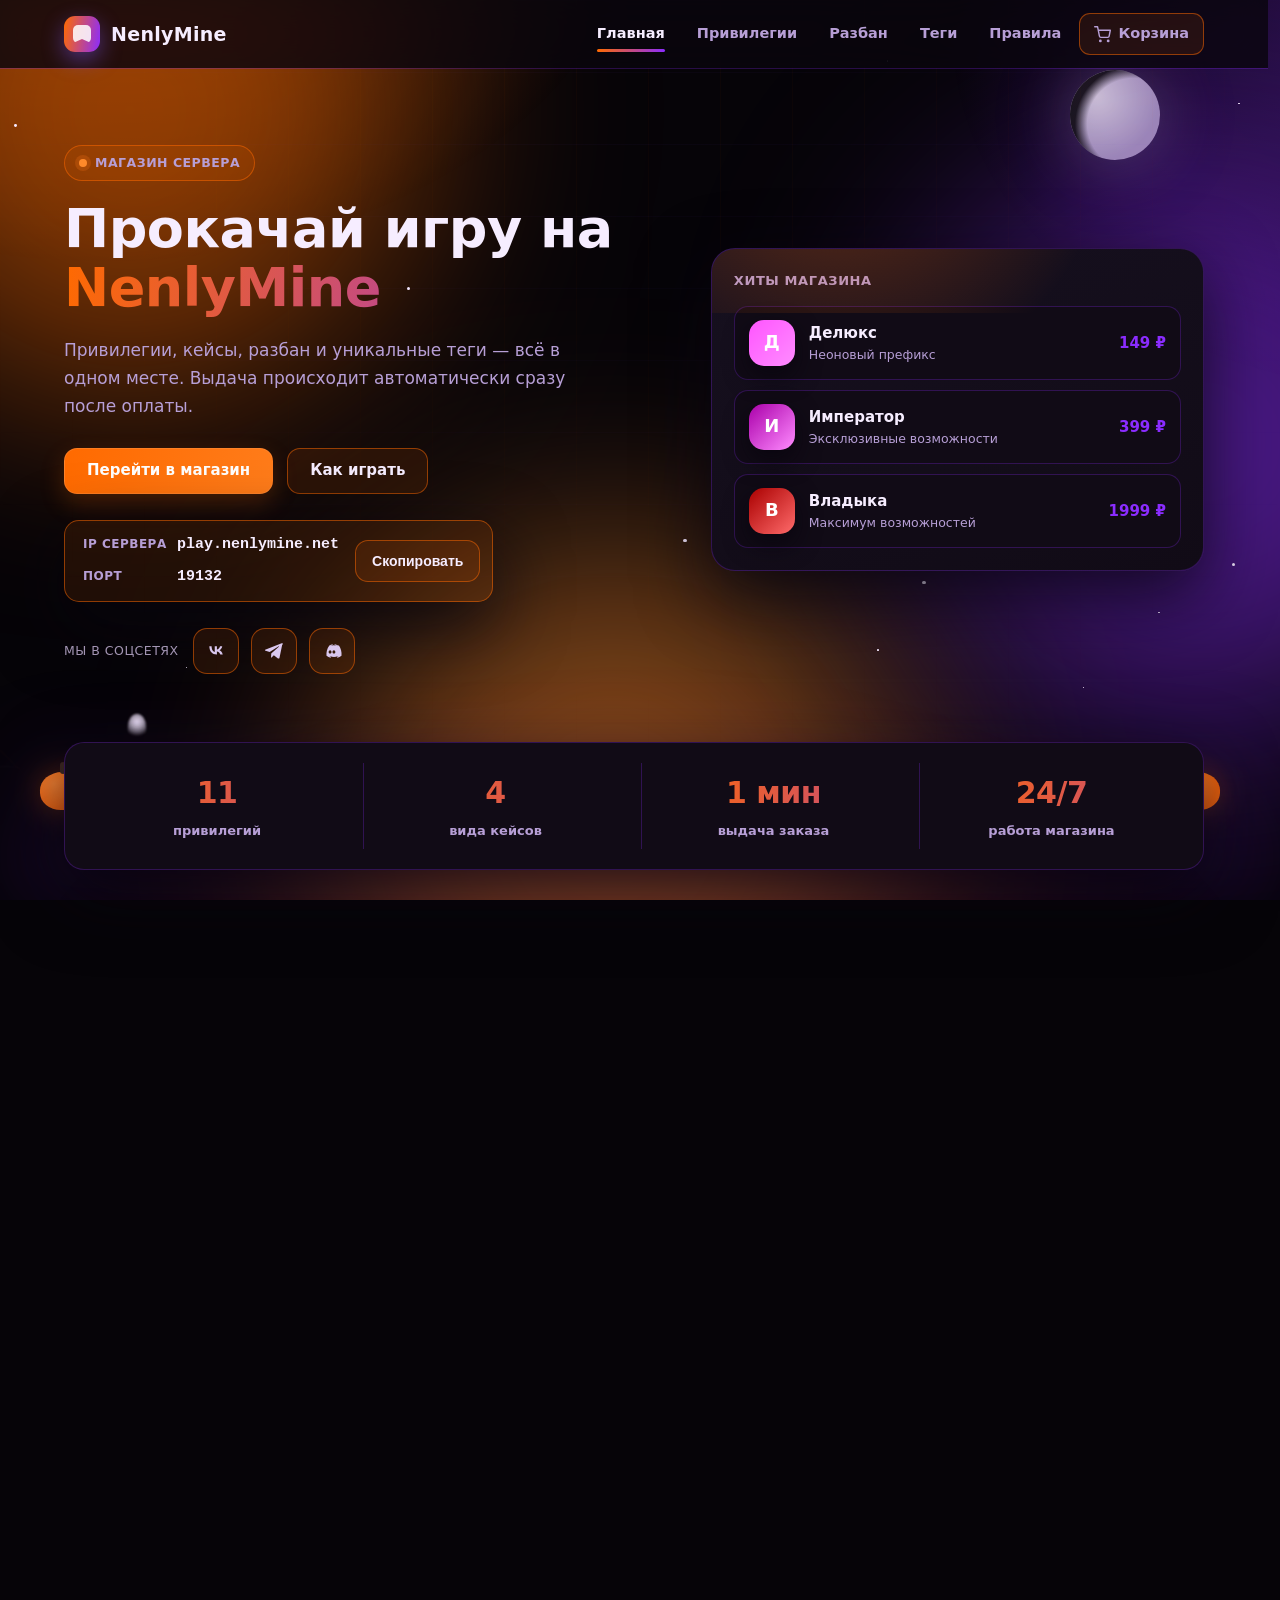
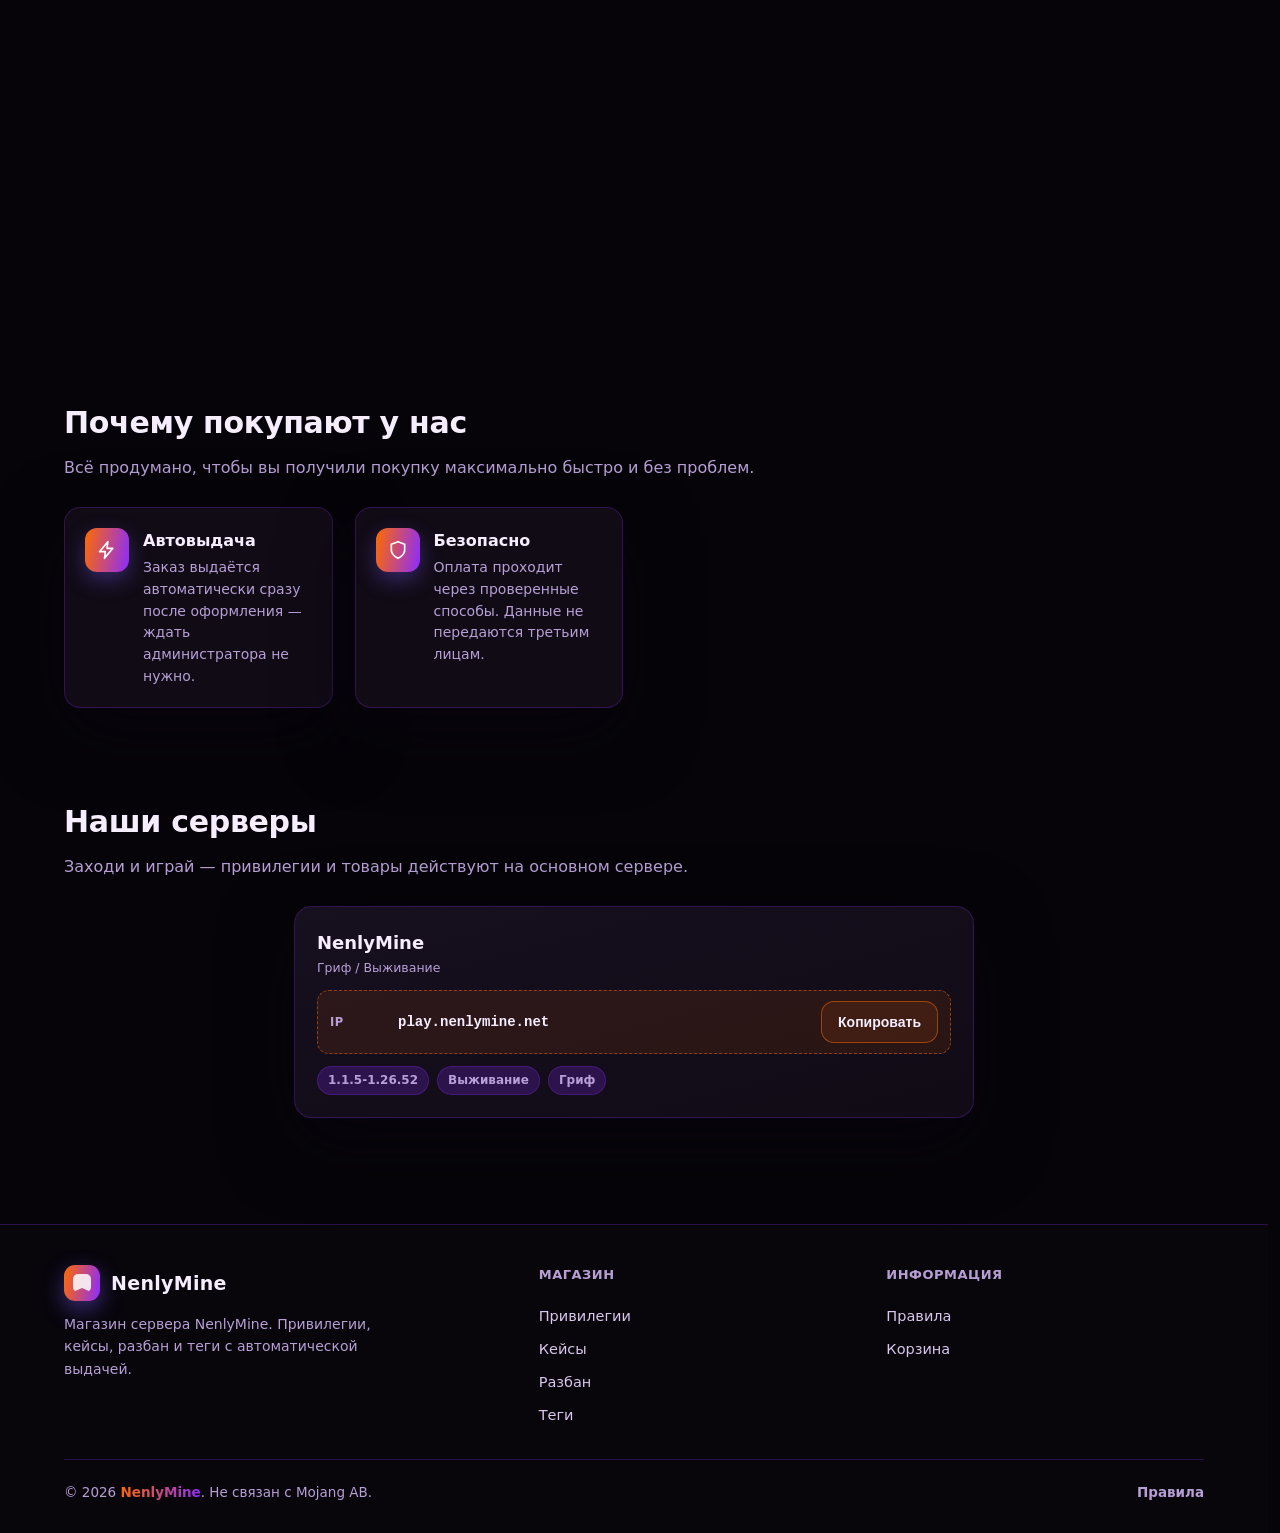
<file: index.html>
<!DOCTYPE html>
<html lang="ru">
<head>
    <meta charset="UTF-8">
    <meta name="viewport" content="width=device-width, initial-scale=1.0">
    <title>NenlyMine — Магазин сервера</title>
    <meta name="description" content="Официальный магазин сервера NenlyMine: привилегии, кейсы, разбан и теги. Мгновенная автоматическая выдача.">
    <link rel="stylesheet" href="style.css?v=14"><script>try{if(localStorage.getItem('nenlymine-theme')==='light'){document.documentElement.setAttribute('data-theme','light');}}catch(e){}</script>
</head>
<body>
    <header class="site-header">
        <div class="container">
            <a href="index.html" class="logo">
                <span class="logo-block"></span>
                <span class="logo-text">NenlyMine</span>
            </a>
            <nav class="nav" id="siteNav">
                <a href="index.html" class="active">Главная</a>
                <a href="privileges.html">Привилегии</a>
                <a href="unban.html">Разбан</a>
                <a href="titles.html">Теги</a>
                <a href="rules.html">Правила</a>
                <a href="cart.html" class="cart-link">
                    <svg viewBox="0 0 24 24" width="17" height="17" fill="none" stroke="currentColor" stroke-width="2" stroke-linecap="round" stroke-linejoin="round"><circle cx="9" cy="21" r="1"/><circle cx="20" cy="21" r="1"/><path d="M1 1h4l2.68 13.39a2 2 0 0 0 2 1.61h9.72a2 2 0 0 0 2-1.61L23 6H6"/></svg>
                    <span class="cart-label">Корзина</span>
                    <span id="cartBadge" class="cart-count" style="display:none"></span>
                </a>
            </nav>
            <button class="hamburger" id="menuToggle" type="button" aria-label="Открыть меню" aria-expanded="false">
                <svg class="icon-burger" viewBox="0 0 24 24" width="18" height="18" fill="none" stroke="currentColor" stroke-width="2" stroke-linecap="round"><line x1="4" y1="7" x2="20" y2="7"/><line x1="4" y1="12" x2="20" y2="12"/><line x1="4" y1="17" x2="20" y2="17"/></svg>
                <svg class="icon-close" viewBox="0 0 24 24" width="18" height="18" fill="none" stroke="currentColor" stroke-width="2" stroke-linecap="round"><line x1="6" y1="6" x2="18" y2="18"/><line x1="18" y1="6" x2="6" y2="18"/></svg>
            </button>
        </div>
    </header>

    <main>
        <!-- HERO -->
        <section class="hero">
            <div class="container">
                <div class="hero-copy">
                    <span class="hero-eyebrow"><span class="dot"></span> Магазин сервера</span>
                    <h1 class="hero-title">Прокачай игру на <span class="grad-text">NenlyMine</span></h1>
                    <p class="hero-sub">Привилегии, кейсы, разбан и уникальные теги — всё в одном месте. Выдача происходит автоматически сразу после оплаты.</p>
                    <div class="hero-buttons">
                        <a href="privileges.html" class="btn btn-primary">Перейти в магазин</a>
                        <a href="#servers" class="btn btn-outline">Как играть</a>
                    </div>
                    <div class="ip-box">
                        <div class="ip-rows">
                            <div class="ip-row">
                                <span class="ip-label">IP сервера</span>
                                <code id="serverIp">play.nenlymine.net</code>
                            </div>
                            <div class="ip-row">
                                <span class="ip-label">Порт</span>
                                <code>19132</code>
                            </div>
                        </div>
                        <button type="button" class="btn btn-copy" id="copyIp" data-ip="play.nenlymine.net">Скопировать</button>
                    </div>
                </div>
                <div class="hero-panel">
                    <div class="hero-panel-title">Хиты магазина</div>
                    <div class="hero-mini">
                        <span class="thumb" style="background:linear-gradient(135deg,#FF55FF,#FF8CFF)">Д</span>
                        <div class="hero-mini-body">
                            <div class="hero-mini-name">Делюкс</div>
                            <div class="hero-mini-meta">Неоновый префикс</div>
                        </div>
                        <span class="hero-mini-price">149 ₽</span>
                    </div>
                    <div class="hero-mini">
                        <span class="thumb" style="background:linear-gradient(135deg,#AA00AA,#FF8CFF)">И</span>
                        <div class="hero-mini-body">
                            <div class="hero-mini-name">Император</div>
                            <div class="hero-mini-meta">Эксклюзивные возможности</div>
                        </div>
                        <span class="hero-mini-price">399 ₽</span>
                    </div>
                    <div class="hero-mini">
                        <span class="thumb" style="background:linear-gradient(135deg,#AA0000,#FF6B6B)">В</span>
                        <div class="hero-mini-body">
                            <div class="hero-mini-name">Владыка</div>
                            <div class="hero-mini-meta">Максимум возможностей</div>
                        </div>
                        <span class="hero-mini-price">1999 ₽</span>
                    </div>
                </div>
            </div>
        </section>

        <!-- СТАТИСТИКА -->
        <section class="stats">
            <div class="container">
                <div class="stats-grid">
                    <div class="stat"><span class="stat-num">11</span><span class="stat-label">привилегий</span></div>
                    <div class="stat"><span class="stat-num">4</span><span class="stat-label">вида кейсов</span></div>
                    <div class="stat"><span class="stat-num">1 мин</span><span class="stat-label">выдача заказа</span></div>
                    <div class="stat"><span class="stat-num">24/7</span><span class="stat-label">работа магазина</span></div>
                </div>
            </div>
        </section>

        <!-- МАГАЗИН -->
        <section class="section" id="shop-section">
            <div class="container">
                <div class="section-head">
                    <h2 class="section-title">Магазин</h2>
                    <p class="section-sub">Выберите раздел — и добавьте нужный товар в корзину.</p>
                </div>
                <div class="grid grid-4">
                    <a href="privileges.html" class="card card-link cat-card" style="--c:#62D158">
                        <div class="thumb" style="background:linear-gradient(135deg,#00AA00,#62D158)">P</div>
                        <h3 class="card-title">Привилегии</h3>
                        <p class="card-desc">12 привилегий с уникальными возможностями и цветами — от Премиума до Владыки.</p>
                        <span class="card-link-go">Открыть</span>
                    </a>
                    <a href="privileges.html#cases" class="card card-link cat-card" style="--c:#F5C451">
                        <div class="thumb" style="background:linear-gradient(135deg,#C97F00,#F5C451)">C</div>
                        <h3 class="card-title">Кейсы</h3>
                        <p class="card-desc">Базовые, сезонные, недельные и титульные кейсы с шансом на редкие предметы.</p>
                        <span class="card-link-go">Открыть</span>
                    </a>
                    <a href="unban.html" class="card card-link cat-card" style="--c:#FF6B6B">
                        <div class="thumb" style="background:linear-gradient(135deg,#AA0000,#FF6B6B)">B</div>
                        <h3 class="card-title">Разбан</h3>
                        <p class="card-desc">Снимите блокировку аккаунта и вернитесь на сервер.</p>
                        <span class="card-link-go">Открыть</span>
                    </a>
                    <a href="titles.html" class="card card-link cat-card" style="--c:#FF8CFF">
                        <div class="thumb" style="background:linear-gradient(135deg,#AA00AA,#FF8CFF)">T</div>
                        <h3 class="card-title">Теги</h3>
                        <p class="card-desc">Уникальный цветной тег перед ником: золотые, неоновые, радужные.</p>
                        <span class="card-link-go">Открыть</span>
                    </a>
                </div>
            </div>
        </section>

        <!-- ПОПУЛЯРНЫЕ ПРИВИЛЕГИИ -->
        <section class="section">
            <div class="container">
                <div class="section-head">
                    <h2 class="section-title">Популярные привилегии</h2>
                    <p class="section-sub">Топовые комплекты, которые чаще всего выбирают игроки.</p>
                </div>
                <div class="grid grid-3">
                    <div class="card" style="--c:#B8860B" data-kind="group" data-group="creative" data-label="Креатив" data-price="49">
                        <h3 class="card-title creative">Креатив</h3>
                        <ul class="card-features">
                            <li>Все возможности Премиум</li>
                            <li>Кит креатива</li>
                            <li>Своя территория</li>
                            <li>Уникальные команды</li>
                        </ul>
                        <div class="card-price">49 ₽</div>
                        <button type="button" class="btn btn-buy btn-add-cart">В корзину</button>
                    </div>
                    <div class="card" style="--c:#FF4FA3" data-kind="group" data-group="delux" data-label="Делюкс" data-price="149">
                        <h3 class="card-title deluxe">Делюкс</h3>
                        <ul class="card-features">
                            <li>Неоновый префикс</li>
                            <li>Возможность менять цвет</li>
                            <li>Эксклюзивные предметы</li>
                            <li>Бонусы каждый день</li>
                        </ul>
                        <div class="card-price">149 ₽</div>
                        <button type="button" class="btn btn-buy btn-add-cart">В корзину</button>
                    </div>
                    <div class="card" style="--c:#E53935" data-kind="group" data-group="vladika" data-label="Владыка" data-price="1999">
                        <h3 class="card-title sovereign">Владыка</h3>
                        <ul class="card-features">
                            <li>Все возможности Властелина</li>
                            <li>Команда /god</li>
                            <li>Личный тайный лобби</li>
                            <li>Максимум возможностей</li>
                        </ul>
                        <div class="card-price">1999 ₽</div>
                        <button type="button" class="btn btn-buy btn-add-cart">В корзину</button>
                    </div>
                </div>
                <div class="section-more">
                    <a href="privileges.html" class="btn btn-outline">Смотреть все привилегии</a>
                </div>
            </div>
        </section>

        <!-- ПОЧЕМУ МЫ -->
        <section class="section">
            <div class="container">
                <div class="section-head">
                    <h2 class="section-title">Почему покупают у нас</h2>
                    <p class="section-sub">Всё продумано, чтобы вы получили покупку максимально быстро и без проблем.</p>
                </div>
                <div class="grid grid-2">
                    <div class="feature">
                        <span class="feature-icon"><svg viewBox="0 0 24 24" width="20" height="20" fill="none" stroke="currentColor" stroke-width="2" stroke-linecap="round" stroke-linejoin="round"><path d="M13 2 3 14h7l-1 8 10-12h-7l1-8z"/></svg></span>
                        <div>
                            <h3>Автовыдача</h3>
                            <p>Заказ выдаётся автоматически сразу после оформления — ждать администратора не нужно.</p>
                        </div>
                    </div>
                    <div class="feature">
                        <span class="feature-icon"><svg viewBox="0 0 24 24" width="20" height="20" fill="none" stroke="currentColor" stroke-width="2" stroke-linecap="round" stroke-linejoin="round"><path d="M12 22s8-4 8-10V5l-8-3-8 3v7c0 6 8 10 8 10z"/></svg></span>
                        <div>
                            <h3>Безопасно</h3>
                            <p>Оплата проходит через проверенные способы. Данные не передаются третьим лицам.</p>
                        </div>
                    </div>
                </div>
            </div>
        </section>

        <!-- СЕРВЕРЫ -->
        <section class="section" id="servers">
            <div class="container">
                <div class="section-head">
                    <h2 class="section-title">Наши серверы</h2>
                    <p class="section-sub">Заходи и играй — привилегии и товары действуют на основном сервере.</p>
                </div>
                <div class="grid grid-servers">
                    <div class="server">
                        <div class="server-top">
                            <div>
                                <div class="server-name">NenlyMine</div>
                                <div class="server-mode">Гриф / Выживание</div>
                            </div>
                        </div>
                        <div class="server-ip">
                            <div class="server-ip-fields">
                                <div class="server-ip-row">
                                    <span class="server-ip-label">IP</span>
                                    <code class="server-ip-value">play.nenlymine.net</code>
                                </div>
                            </div>
                            <button type="button" class="btn btn-copy" data-copy="play.nenlymine.net">Копировать</button>
                        </div>
                        <div class="server-tags">
                            <span class="tag-chip">1.1.5-1.26.52</span>
                            <span class="tag-chip">Выживание</span>
                            <span class="tag-chip">Гриф</span>
                        </div>
                    </div>
                </div>
            </div>
        </section>
    </main>

    <footer class="site-footer">
        <div class="container">
            <div class="footer-grid">
                <div class="footer-brand-col">
                    <a href="index.html" class="logo">
                        <span class="logo-block"></span>
                        <span class="logo-text">NenlyMine</span>
                    </a>
                    <p class="footer-about">Магазин сервера NenlyMine. Привилегии, кейсы, разбан и теги с автоматической выдачей.</p>
                </div>
                <div class="footer-col">
                    <h4>Магазин</h4>
                    <a href="privileges.html">Привилегии</a>
                    <a href="privileges.html#cases">Кейсы</a>
                    <a href="unban.html">Разбан</a>
                    <a href="titles.html">Теги</a>
                </div>
                <div class="footer-col">
                    <h4>Информация</h4>
                    <a href="rules.html">Правила</a>
                    <a href="cart.html">Корзина</a>
                </div>
            </div>
            <div class="footer-bottom">
                <p class="footer-note">© 2026 <span class="footer-brand">NenlyMine</span>. Не связан с Mojang AB.</p>
                <div class="footer-links">
                    <a href="rules.html">Правила</a>
                </div>
            </div>
        </div>
    </footer>
    <script src="script.js?v=3"></script>
</body>
</html>
</file>
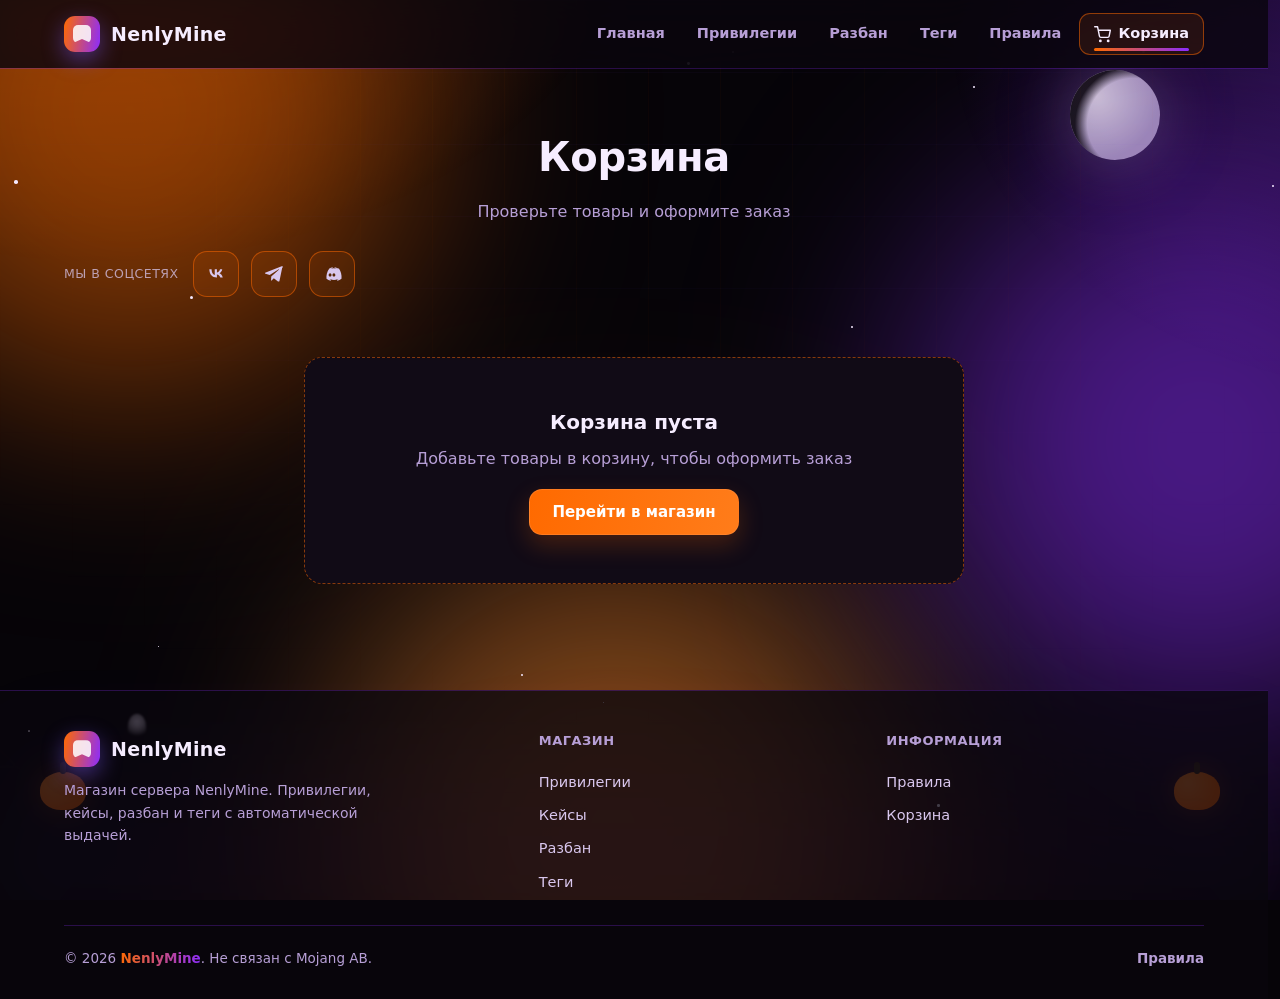
<file: cart.html>
<!DOCTYPE html>
<html lang="ru">
<head>
    <meta charset="UTF-8">
    <meta name="viewport" content="width=device-width, initial-scale=1.0">
    <title>NenlyMine — Корзина</title>
    <link rel="stylesheet" href="style.css?v=12"><script>try{if(localStorage.getItem('nenlymine-theme')==='light'){document.documentElement.setAttribute('data-theme','light');}}catch(e){}</script>
</head>
<body>
    <header class="site-header">
        <div class="container">
            <a href="index.html" class="logo">
                <span class="logo-block"></span>
                <span class="logo-text">NenlyMine</span>
            </a>
            <nav class="nav" id="siteNav">
                <a href="index.html">Главная</a>
                <a href="privileges.html">Привилегии</a>
                <a href="unban.html">Разбан</a>
                <a href="titles.html">Теги</a>
                <a href="rules.html">Правила</a>
                <a href="cart.html" class="active cart-link">
                    <svg viewBox="0 0 24 24" width="17" height="17" fill="none" stroke="currentColor" stroke-width="2" stroke-linecap="round" stroke-linejoin="round"><circle cx="9" cy="21" r="1"/><circle cx="20" cy="21" r="1"/><path d="M1 1h4l2.68 13.39a2 2 0 0 0 2 1.61h9.72a2 2 0 0 0 2-1.61L23 6H6"/></svg>
                    <span class="cart-label">Корзина</span>
                    <span id="cartBadge" class="cart-count" style="display:none"></span>
                </a>
            </nav>
            <button class="hamburger" id="menuToggle" type="button" aria-label="Открыть меню" aria-expanded="false">
                <svg class="icon-burger" viewBox="0 0 24 24" width="18" height="18" fill="none" stroke="currentColor" stroke-width="2" stroke-linecap="round"><line x1="4" y1="7" x2="20" y2="7"/><line x1="4" y1="12" x2="20" y2="12"/><line x1="4" y1="17" x2="20" y2="17"/></svg>
                <svg class="icon-close" viewBox="0 0 24 24" width="18" height="18" fill="none" stroke="currentColor" stroke-width="2" stroke-linecap="round"><line x1="6" y1="6" x2="18" y2="18"/><line x1="18" y1="6" x2="6" y2="18"/></svg>
            </button>
        </div>
    </header>

    <main>
        <section class="page-hero">
            <div class="container">
                <h1 class="page-hero-title">Корзина</h1>
                <p class="page-hero-sub">Проверьте товары и оформите заказ</p>
            </div>
        </section>

        <section class="section">
            <div class="container container-narrow">
                <div class="cart-page">
                    <div id="cartEmpty" class="cart-empty">
                        <h3>Корзина пуста</h3>
                        <p>Добавьте товары в корзину, чтобы оформить заказ</p>
                        <a href="privileges.html" class="btn btn-primary" style="margin-top:18px">Перейти в магазин</a>
                    </div>

                    <div id="cartList"></div>

                    <form id="orderForm" class="form-card">
                        <div class="card">
                            <h3 class="card-title">Оформление заказа</h3>

                            <div class="form-line">
                                <label for="nick">Ник игрока</label>
                                <input id="nick" name="nick" type="text" placeholder="Например: Steve" autocomplete="off" required>
                            </div>

                            <div id="qtyWrap" class="form-line" style="display:none">
                                <label>Количество кейсов</label>
                                <div id="qtyDisplay" style="padding:8px 10px;border-radius:10px;border:1px solid var(--border);background:var(--panel-2);color:var(--text);">1 шт.</div>
                                <input id="qty" name="qty" type="hidden" value="1">
                                <small class="form-hint">Количество берётся из корзины для каждого кейса отдельно.</small>
                            </div>

                            <div id="promoWrap" class="form-line" style="display:none">
                                <label for="promo">Промокод</label>
                                <input id="promo" name="promo" type="text" placeholder="Необязательно" autocomplete="off" spellcheck="false">
                            </div>

                            <div class="cart-summary">
                                <div class="line">
                                    <span>Итого</span>
                                    <span class="price-total" id="cartSum">0 ₽</span>
                                </div>
                            </div>

                            <button type="submit" id="payBtn" class="btn btn-primary btn-big">Оплатить</button>
                            <div id="orderResult" class="order-result"></div>
                        </div>
                    </form>
                </div>
            </div>
        </section>
    </main>

    <footer class="site-footer">
        <div class="container">
            <div class="footer-grid">
                <div class="footer-brand-col">
                    <a href="index.html" class="logo">
                        <span class="logo-block"></span>
                        <span class="logo-text">NenlyMine</span>
                    </a>
                    <p class="footer-about">Магазин сервера NenlyMine. Привилегии, кейсы, разбан и теги с автоматической выдачей.</p>
                </div>
                <div class="footer-col">
                    <h4>Магазин</h4>
                    <a href="privileges.html">Привилегии</a>
                    <a href="privileges.html#cases">Кейсы</a>
                    <a href="unban.html">Разбан</a>
                    <a href="titles.html">Теги</a>
                </div>
                <div class="footer-col">
                    <h4>Информация</h4>
                    <a href="rules.html">Правила</a>
                    <a href="cart.html">Корзина</a>
                </div>
            </div>
            <div class="footer-bottom">
                <p class="footer-note">© 2026 <span class="footer-brand">NenlyMine</span>. Не связан с Mojang AB.</p>
                <div class="footer-links">
                    <a href="rules.html">Правила</a>
                </div>
            </div>
        </div>
    </footer>

    <script src="script.js?v=3"></script>
</body>
</html>
</file>
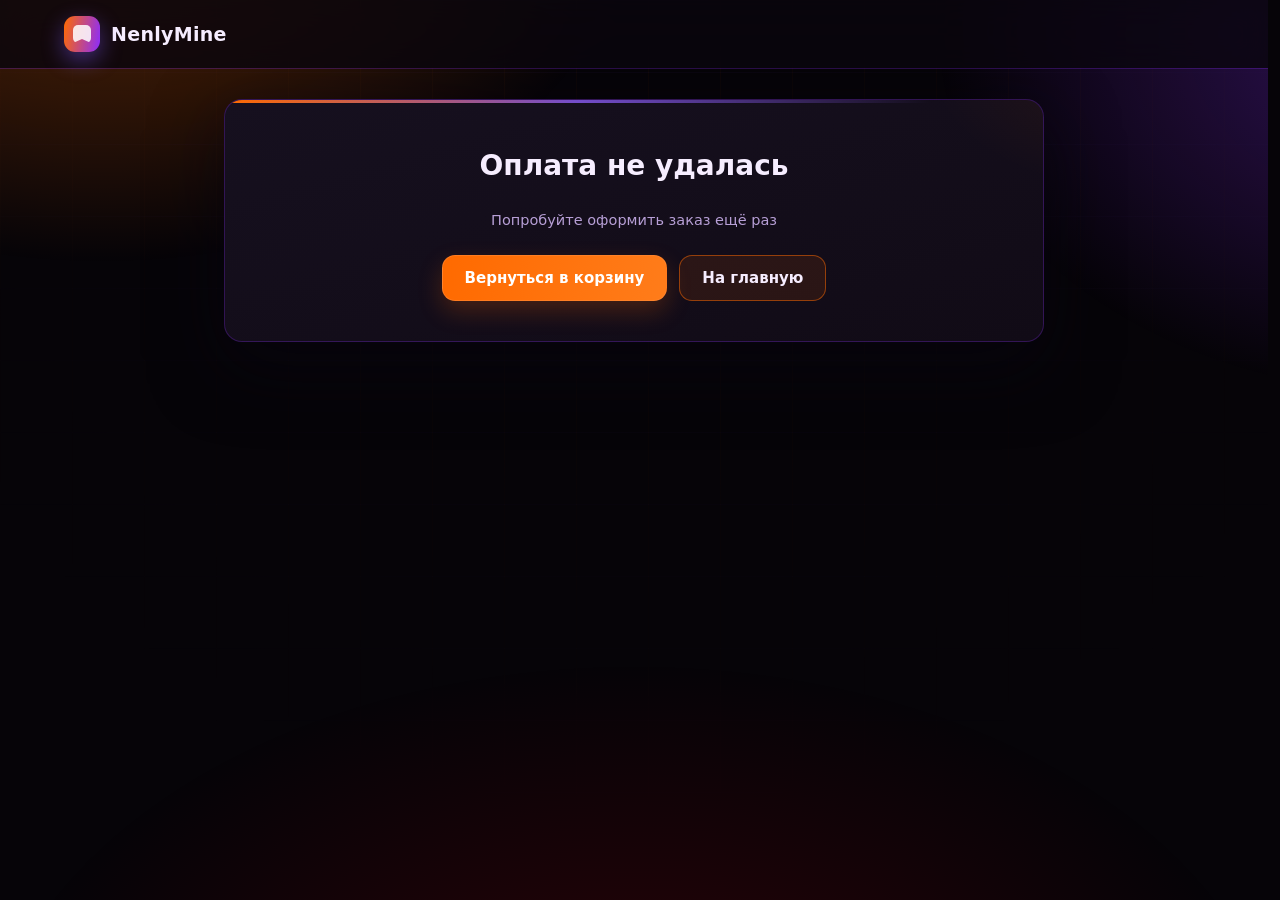
<file: fail.html>
<!DOCTYPE html>
<html lang="ru">
<head>
    <meta charset="UTF-8">
    <meta name="viewport" content="width=device-width, initial-scale=1.0">
    <title>NenlyMine — Оплата не удалась</title>
    <link rel="stylesheet" href="style.css">
</head>
<body>
    <header class="site-header">
        <div class="container">
            <a href="index.html" class="logo">
                <span class="logo-block"></span>
                <span class="logo-text">NenlyMine</span>
            </a>
        </div>
    </header>
    <main>
        <section class="section">
            <div class="container container-narrow">
                <div class="card" style="text-align:center;padding:40px 30px">
                    <h1 class="card-title" style="font-size:28px">Оплата не удалась</h1>
                    <p class="card-desc" style="margin-top:10px">Попробуйте оформить заказ ещё раз</p>
                    <div style="margin-top:24px;display:flex;gap:12px;justify-content:center;flex-wrap:wrap">
                        <a href="cart.html" class="btn btn-primary">Вернуться в корзину</a>
                        <a href="index.html" class="btn btn-outline">На главную</a>
                    </div>
                </div>
            </div>
        </section>
    </main>
</body>
</html>
</file>
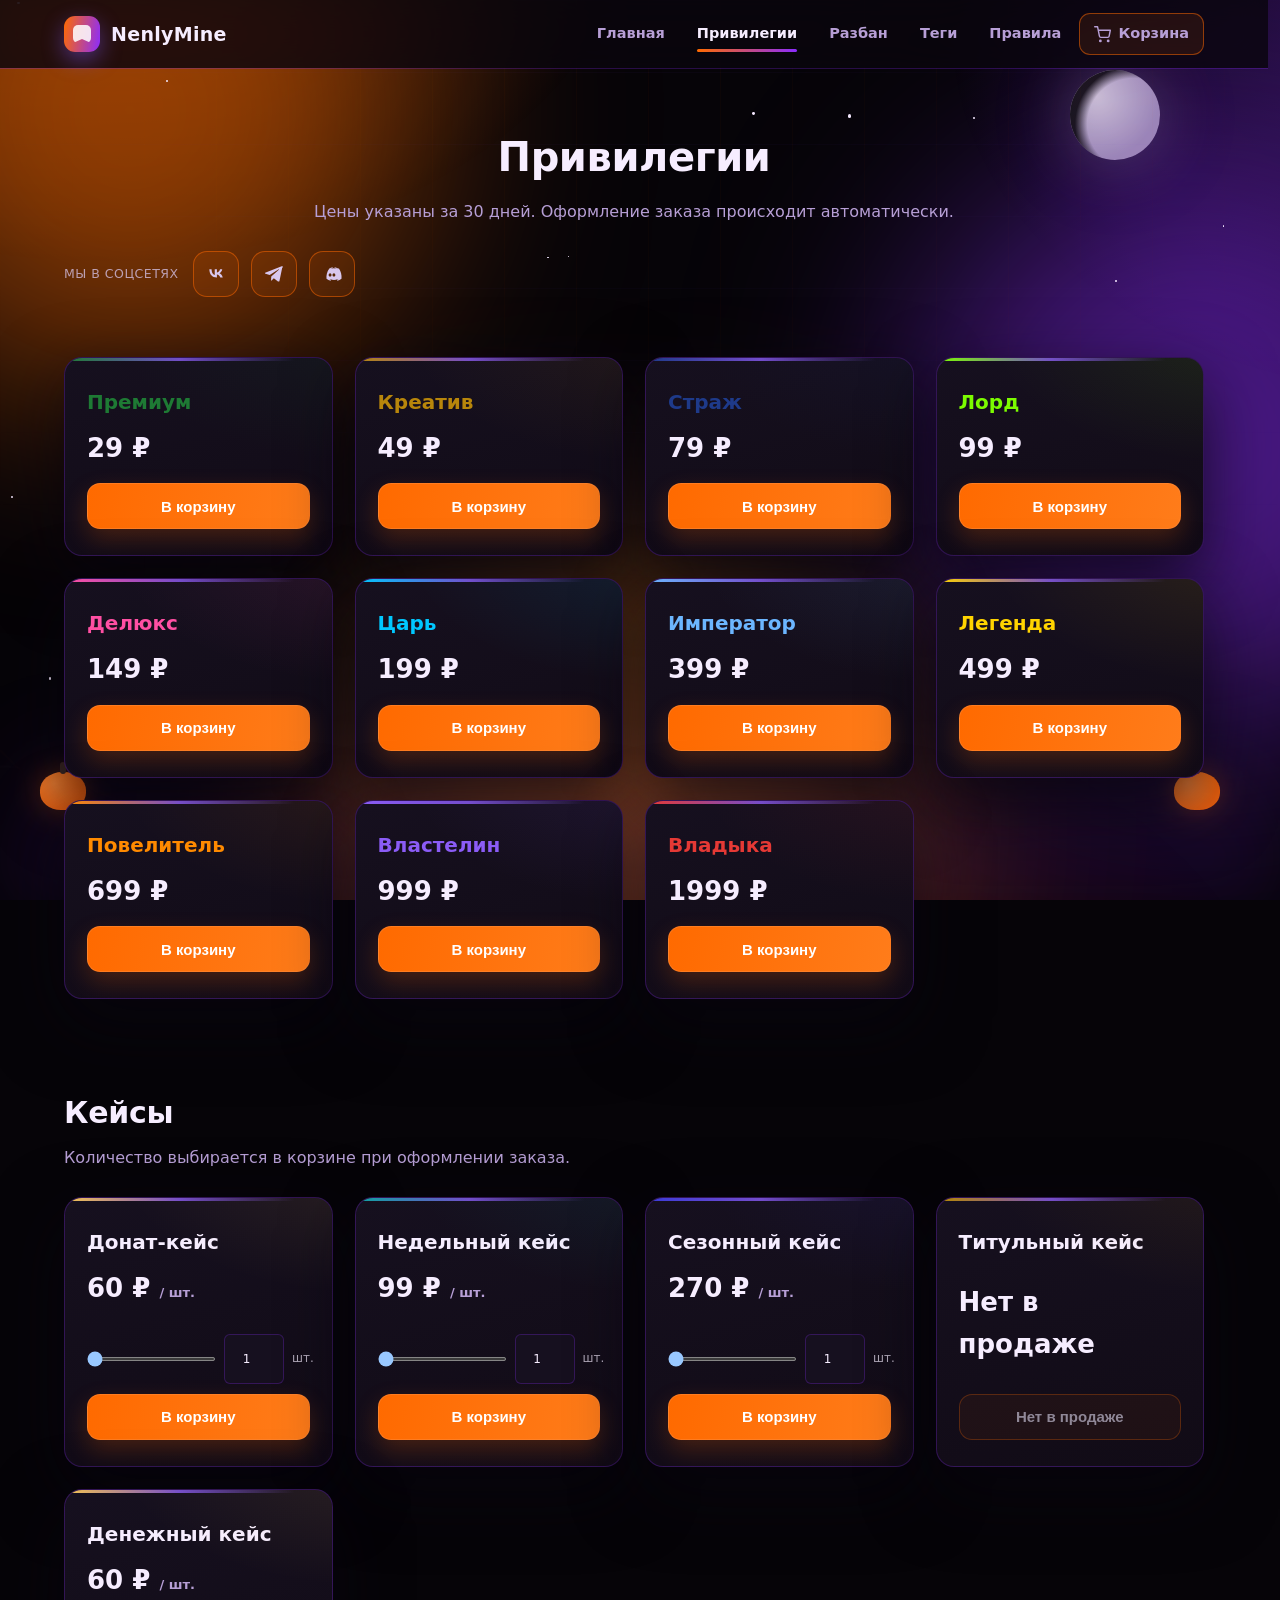
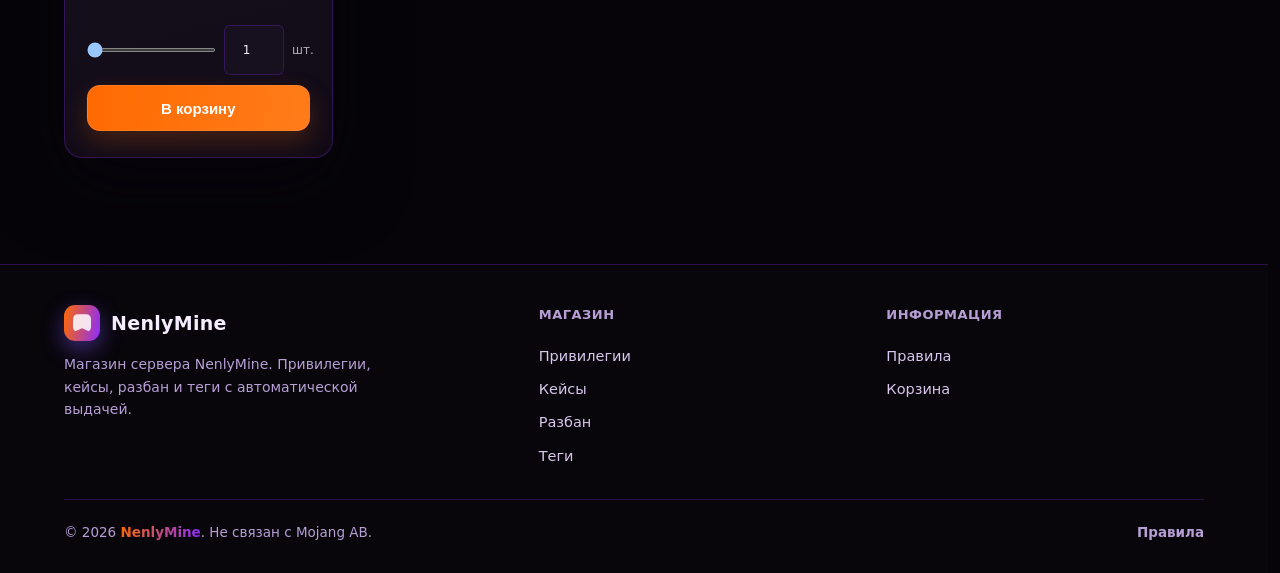
<file: privileges.html>
<!DOCTYPE html>
<html lang="ru">
<head>
    <meta charset="UTF-8">
    <meta name="viewport" content="width=device-width, initial-scale=1.0">
    <title>NenlyMine — Привилегии</title>
    <link rel="stylesheet" href="style.css?v=12"><script>try{if(localStorage.getItem('nenlymine-theme')==='light'){document.documentElement.setAttribute('data-theme','light');}}catch(e){}</script>
</head>
<body>
    <header class="site-header">
        <div class="container">
            <a href="index.html" class="logo">
                <span class="logo-block"></span>
                <span class="logo-text">NenlyMine</span>
            </a>
            <nav class="nav" id="siteNav">
                <a href="index.html">Главная</a>
                <a href="privileges.html" class="active">Привилегии</a>
                <a href="unban.html">Разбан</a>
                <a href="titles.html">Теги</a>
                <a href="rules.html">Правила</a>
                <a href="cart.html" class="cart-link">
                    <svg viewBox="0 0 24 24" width="17" height="17" fill="none" stroke="currentColor" stroke-width="2" stroke-linecap="round" stroke-linejoin="round"><circle cx="9" cy="21" r="1"/><circle cx="20" cy="21" r="1"/><path d="M1 1h4l2.68 13.39a2 2 0 0 0 2 1.61h9.72a2 2 0 0 0 2-1.61L23 6H6"/></svg>
                    <span class="cart-label">Корзина</span>
                    <span id="cartBadge" class="cart-count" style="display:none"></span>
                </a>
            </nav>
            <button class="hamburger" id="menuToggle" type="button" aria-label="Открыть меню" aria-expanded="false">
                <svg class="icon-burger" viewBox="0 0 24 24" width="18" height="18" fill="none" stroke="currentColor" stroke-width="2" stroke-linecap="round"><line x1="4" y1="7" x2="20" y2="7"/><line x1="4" y1="12" x2="20" y2="12"/><line x1="4" y1="17" x2="20" y2="17"/></svg>
                <svg class="icon-close" viewBox="0 0 24 24" width="18" height="18" fill="none" stroke="currentColor" stroke-width="2" stroke-linecap="round"><line x1="6" y1="6" x2="18" y2="18"/><line x1="18" y1="6" x2="6" y2="18"/></svg>
            </button>
        </div>
    </header>

    <main>
        <section class="page-hero">
            <div class="container">
                <h1 class="page-hero-title">Привилегии</h1>
                <p class="page-hero-sub">Цены указаны за 30 дней. Оформление заказа происходит автоматически.</p>
            </div>
        </section>

        <section class="section">
            <div class="container">
                <div class="grid">
                    <div class="card" style="--c:#1E7A34" data-kind="group" data-group="premium" data-label="Премиум" data-price="29">
                        <h3 class="card-title premium">Премиум</h3>
                        <div class="card-price">29 ₽</div>
                        <button type="button" class="btn btn-buy btn-add-cart">В корзину</button>
                    </div>

                    <div class="card" style="--c:#B8860B" data-kind="group" data-group="creative" data-label="Креатив" data-price="49">
                        <h3 class="card-title creative">Креатив</h3>
                        <div class="card-price">49 ₽</div>
                        <button type="button" class="btn btn-buy btn-add-cart">В корзину</button>
                    </div>

                    <div class="card" style="--c:#1E3A8A" data-kind="group" data-group="straj" data-label="Страж" data-price="79">
                        <h3 class="card-title guard">Страж</h3>
                        <div class="card-price">79 ₽</div>
                        <button type="button" class="btn btn-buy btn-add-cart">В корзину</button>
                    </div>

                    <div class="card" style="--c:#7CFC00" data-kind="group" data-group="lord" data-label="Лорд" data-price="99">
                        <h3 class="card-title lord">Лорд</h3>
                        <div class="card-price">99 ₽</div>
                        <button type="button" class="btn btn-buy btn-add-cart">В корзину</button>
                    </div>

                    <div class="card" style="--c:#FF4FA3" data-kind="group" data-group="delux" data-label="Делюкс" data-price="149">
                        <h3 class="card-title deluxe">Делюкс</h3>
                        <div class="card-price">149 ₽</div>
                        <button type="button" class="btn btn-buy btn-add-cart">В корзину</button>
                    </div>

                    <div class="card" style="--c:#00C8FF" data-kind="group" data-group="tsar" data-label="Царь" data-price="199">
                        <h3 class="card-title king">Царь</h3>
                        <div class="card-price">199 ₽</div>
                        <button type="button" class="btn btn-buy btn-add-cart">В корзину</button>
                    </div>

                    <div class="card" style="--c:#6CB6FF" data-kind="group" data-group="imperator" data-label="Император" data-price="399">
                        <h3 class="card-title emperor">Император</h3>
                        <div class="card-price">399 ₽</div>
                        <button type="button" class="btn btn-buy btn-add-cart">В корзину</button>
                    </div>

                    <div class="card" style="--c:#FFD400" data-kind="group" data-group="legenda" data-label="Легенда" data-price="499">
                        <h3 class="card-title legend">Легенда</h3>
                        <div class="card-price">499 ₽</div>
                        <button type="button" class="btn btn-buy btn-add-cart">В корзину</button>
                    </div>

                    <div class="card" style="--c:#FF8A00" data-kind="group" data-group="povelitel" data-label="Повелитель" data-price="699">
                        <h3 class="card-title overlord">Повелитель</h3>
                        <div class="card-price">699 ₽</div>
                        <button type="button" class="btn btn-buy btn-add-cart">В корзину</button>
                    </div>

                    <div class="card" style="--c:#8B5CF6" data-kind="group" data-group="vlastelin" data-label="Властелин" data-price="999">
                        <h3 class="card-title master">Властелин</h3>
                        <div class="card-price">999 ₽</div>
                        <button type="button" class="btn btn-buy btn-add-cart">В корзину</button>
                    </div>

                    <div class="card" style="--c:#E53935" data-kind="group" data-group="vladika" data-label="Владыка" data-price="1999">
                        <h3 class="card-title sovereign">Владыка</h3>
                        <div class="card-price">1999 ₽</div>
                        <button type="button" class="btn btn-buy btn-add-cart">В корзину</button>
                    </div>
                </div>
            </div>
        </section>

        <section class="section" id="cases">
            <div class="container">
                <div class="section-head">
                    <h2 class="section-title">Кейсы</h2>
                    <p class="section-sub">Количество выбирается в корзине при оформлении заказа.</p>
                </div>
                <div class="grid">
                    <div class="card" style="--c:#F5C451" data-kind="donatcase" data-label="Донат-кейс" data-price="60">
                        <h3 class="card-title">Донат-кейс</h3>
                        <div class="card-price"><span class="case-price" data-base="60">60 ₽</span> <small>/ шт.</small></div>
                        <div class="case-qty-wrap" style="margin:10px 0;display:flex;flex-direction:column;gap:6px;">
                            <div style="display:flex;align-items:center;gap:8px;">
                                <input type="range" class="case-range" min="1" max="64" step="1" value="1" style="flex:1;height:4px;">
                                <input type="number" class="case-qty" value="1" min="1" max="999" style="width:60px;text-align:center;padding:4px 6px;border-radius:6px;border:1px solid var(--border);background:var(--panel-2);color:var(--text);font-size:12px;">
                                <span style="font-size:12px;opacity:.7;">шт.</span>
                            </div>
                        </div>
                        <button type="button" class="btn btn-buy btn-add-cart">В корзину</button>
                    </div>

                    <div class="card" style="--c:#0FA3A3" data-kind="weeklycase" data-label="Недельный кейс" data-price="99">
                        <h3 class="card-title">Недельный кейс</h3>
                        <div class="card-price"><span class="case-price" data-base="99">99 ₽</span> <small>/ шт.</small></div>
                        <div class="case-qty-wrap" style="margin:10px 0;display:flex;flex-direction:column;gap:6px;">
                            <div style="display:flex;align-items:center;gap:8px;">
                                <input type="range" class="case-range" min="1" max="64" step="1" value="1" style="flex:1;height:4px;">
                                <input type="number" class="case-qty" value="1" min="1" max="999" style="width:60px;text-align:center;padding:4px 6px;border-radius:6px;border:1px solid var(--border);background:var(--panel-2);color:var(--text);font-size:12px;">
                                <span style="font-size:12px;opacity:.7;">шт.</span>
                            </div>
                        </div>
                        <button type="button" class="btn btn-buy btn-add-cart">В корзину</button>
                    </div>

                    <div class="card" style="--c:#3B3BD9" data-kind="seasoncase" data-label="Сезонный кейс" data-price="270">
                        <h3 class="card-title">Сезонный кейс</h3>
                        <div class="card-price"><span class="case-price" data-base="270">270 ₽</span> <small>/ шт.</small></div>
                        <div class="case-qty-wrap" style="margin:10px 0;display:flex;flex-direction:column;gap:6px;">
                            <div style="display:flex;align-items:center;gap:8px;">
                                <input type="range" class="case-range" min="1" max="64" step="1" value="1" style="flex:1;height:4px;">
                                <input type="number" class="case-qty" value="1" min="1" max="999" style="width:60px;text-align:center;padding:4px 6px;border-radius:6px;border:1px solid var(--border);background:var(--panel-2);color:var(--text);font-size:12px;">
                                <span style="font-size:12px;opacity:.7;">шт.</span>
                            </div>
                        </div>
                        <button type="button" class="btn btn-buy btn-add-cart">В корзину</button>
                    </div>

                    <div class="card" style="--c:#B98A00" data-kind="titlecase" data-label="Титульный кейс" data-price="0">
                        <h3 class="card-title">Титульный кейс</h3>
                        <div class="card-price">Нет в продаже</div>
                        <button type="button" class="btn btn-outline" disabled>Нет в продаже</button>
                    </div>

                    <div class="card" style="--c:#F5C451" data-kind="moneycase" data-label="Денежный кейс" data-price="60">
                        <h3 class="card-title">Денежный кейс</h3>
                        <div class="card-price"><span class="case-price" data-base="60">60 ₽</span> <small>/ шт.</small></div>
                        <div class="case-qty-wrap" style="margin:10px 0;display:flex;flex-direction:column;gap:6px;">
                            <div style="display:flex;align-items:center;gap:8px;">
                                <input type="range" class="case-range" min="1" max="64" step="1" value="1" style="flex:1;height:4px;">
                                <input type="number" class="case-qty" value="1" min="1" max="999" style="width:60px;text-align:center;padding:4px 6px;border-radius:6px;border:1px solid var(--border);background:var(--panel-2);color:var(--text);font-size:12px;">
                                <span style="font-size:12px;opacity:.7;">шт.</span>
                            </div>
                        </div>
                        <button type="button" class="btn btn-buy btn-add-cart">В корзину</button>
                    </div>
                </div>
            </div>
        </section>
    </main>

    <footer class="site-footer">
        <div class="container">
            <div class="footer-grid">
                <div class="footer-brand-col">
                    <a href="index.html" class="logo">
                        <span class="logo-block"></span>
                        <span class="logo-text">NenlyMine</span>
                    </a>
                    <p class="footer-about">Магазин сервера NenlyMine. Привилегии, кейсы, разбан и теги с автоматической выдачей.</p>
                </div>
                <div class="footer-col">
                    <h4>Магазин</h4>
                    <a href="privileges.html">Привилегии</a>
                    <a href="privileges.html#cases">Кейсы</a>
                    <a href="unban.html">Разбан</a>
                    <a href="titles.html">Теги</a>
                </div>
                <div class="footer-col">
                    <h4>Информация</h4>
                    <a href="rules.html">Правила</a>
                    <a href="cart.html">Корзина</a>
                </div>
            </div>
            <div class="footer-bottom">
                <p class="footer-note">© 2026 <span class="footer-brand">NenlyMine</span>. Не связан с Mojang AB.</p>
                <div class="footer-links">
                    <a href="rules.html">Правила</a>
                </div>
            </div>
        </div>
    </footer>
    <script src="script.js?v=3"></script>
</body>
</html>
</file>
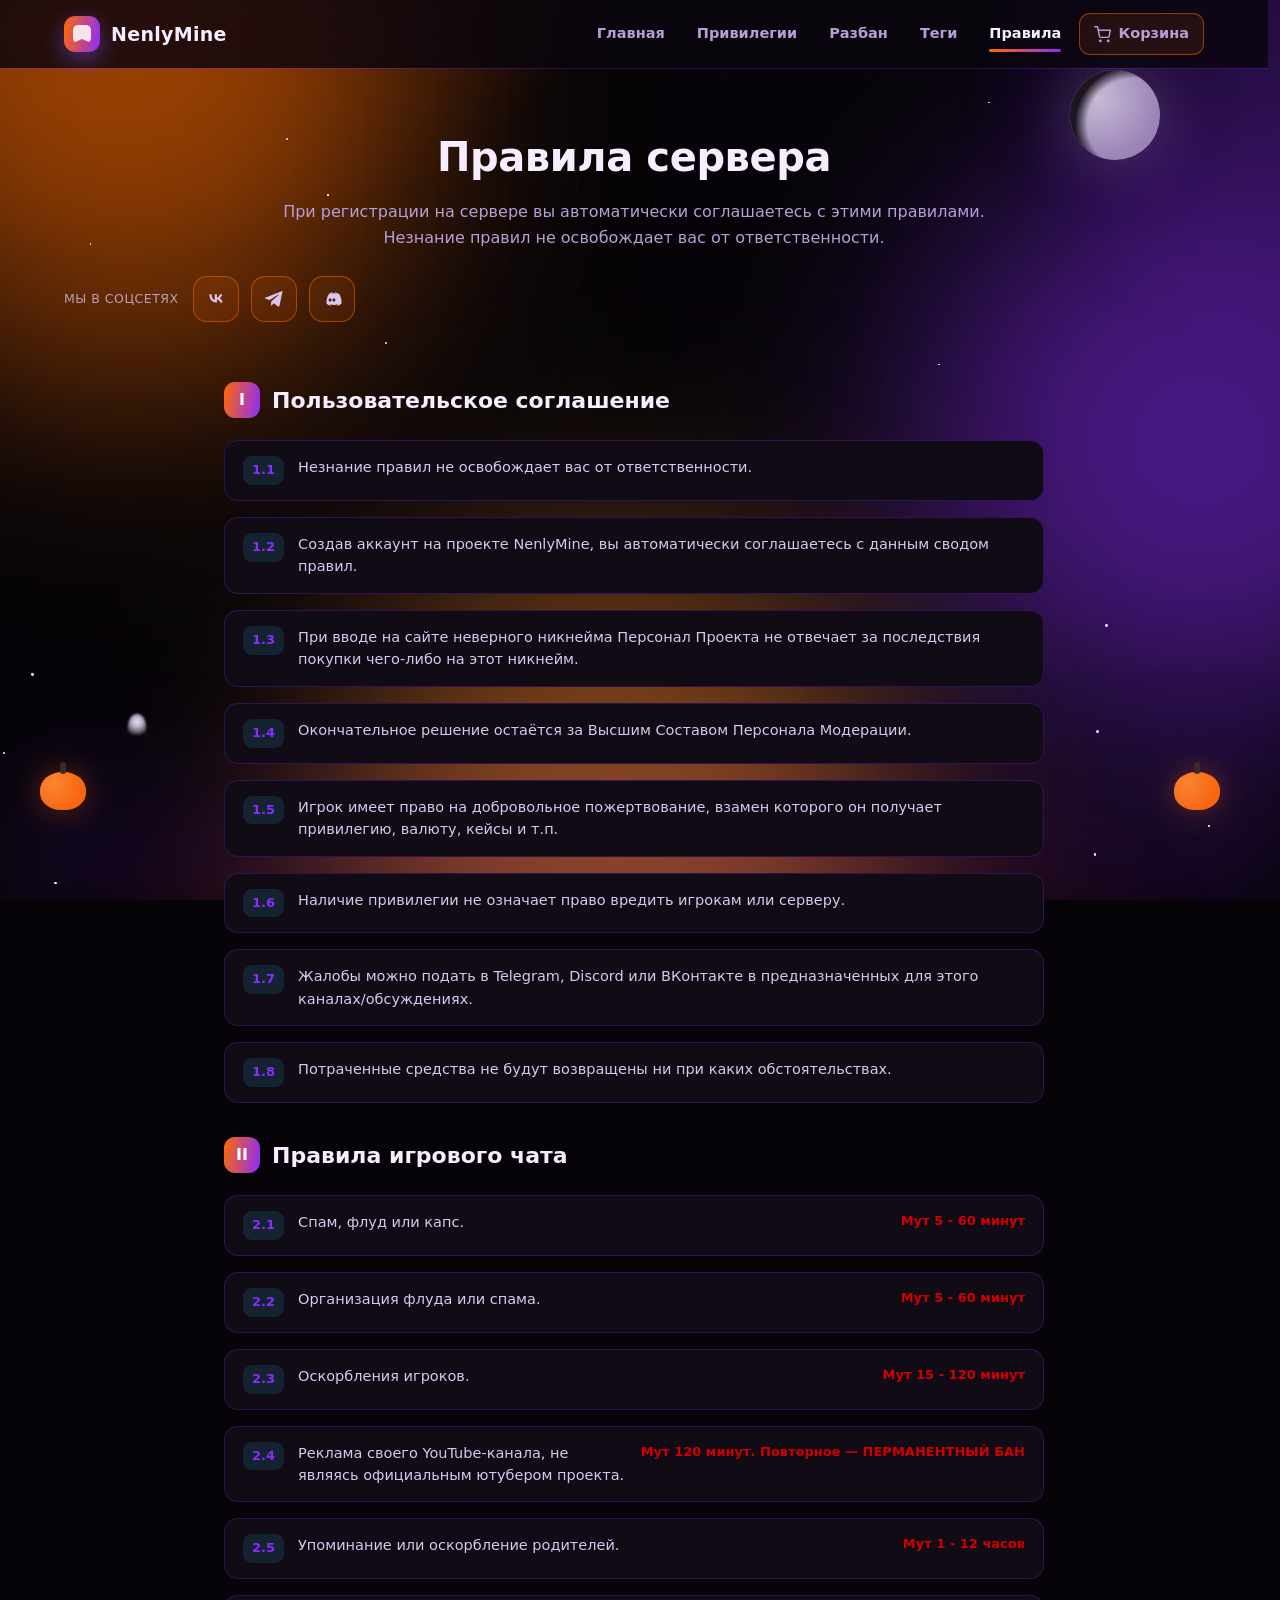
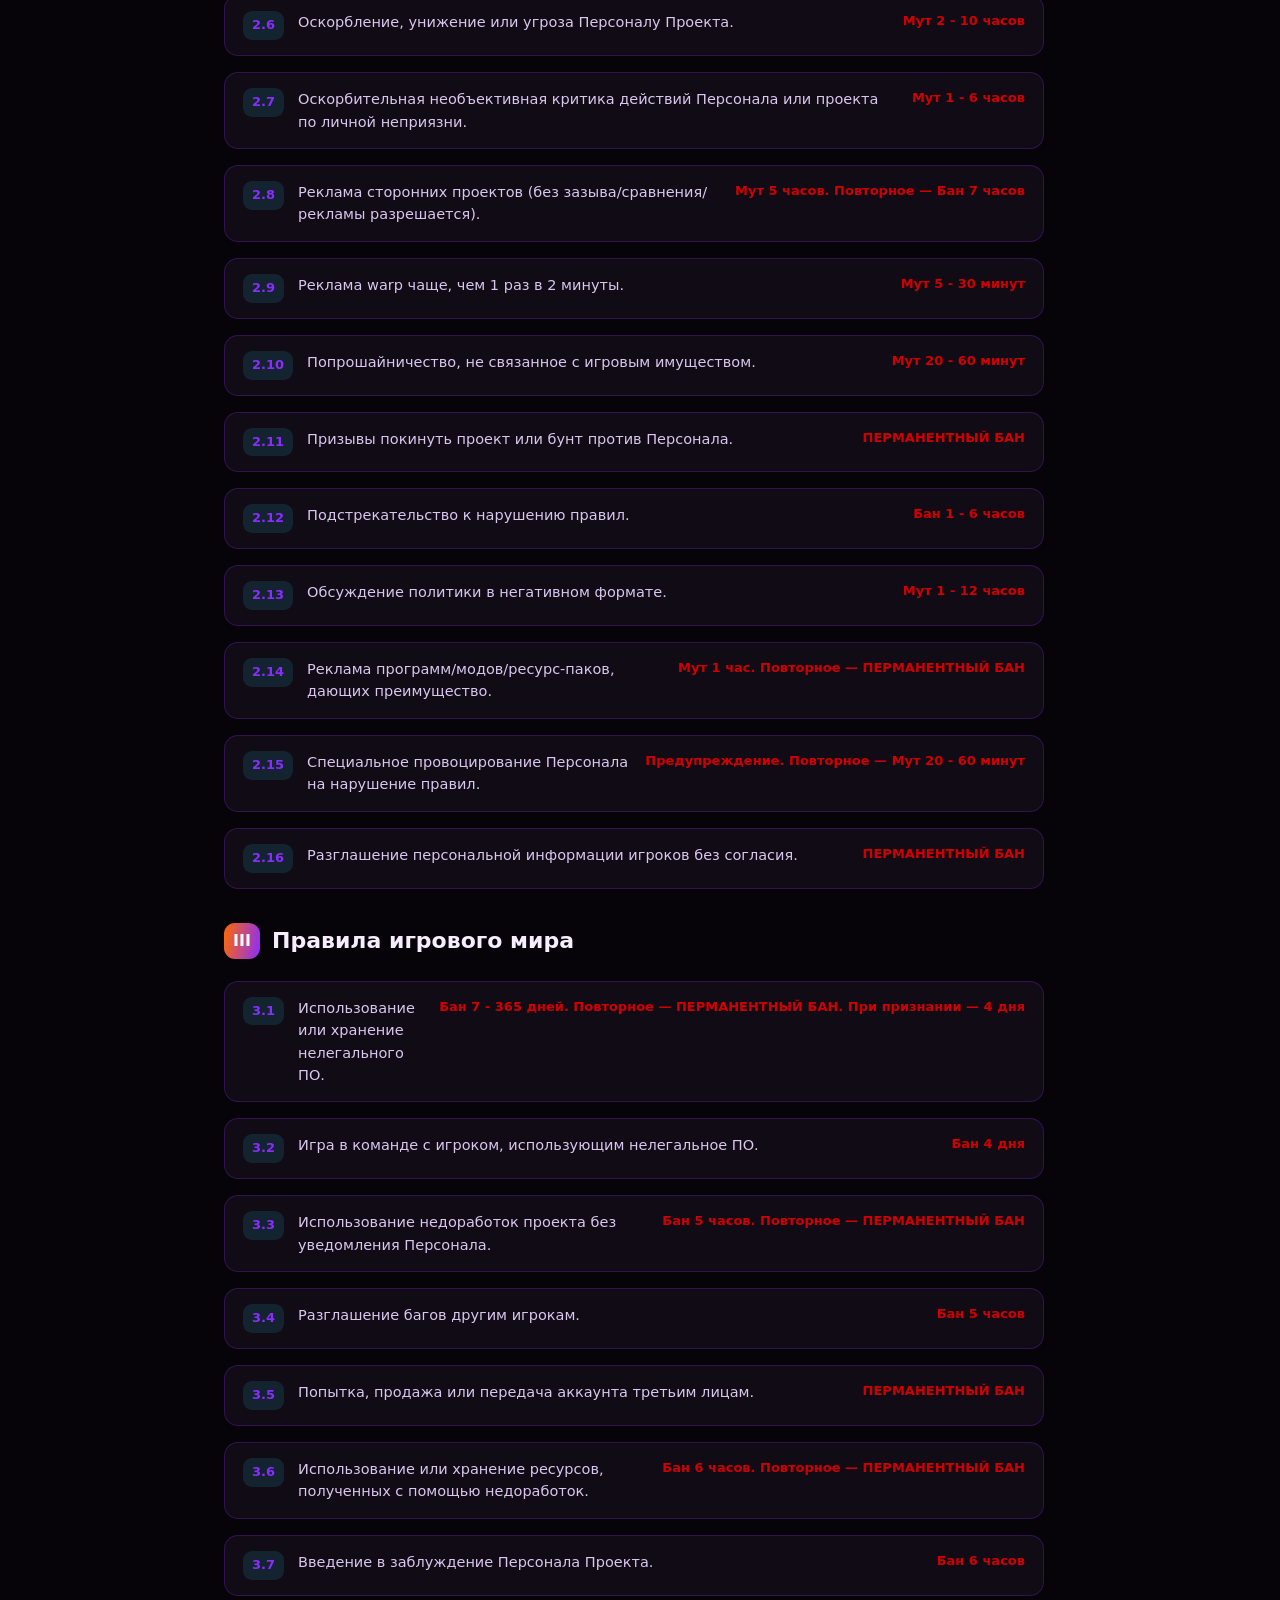
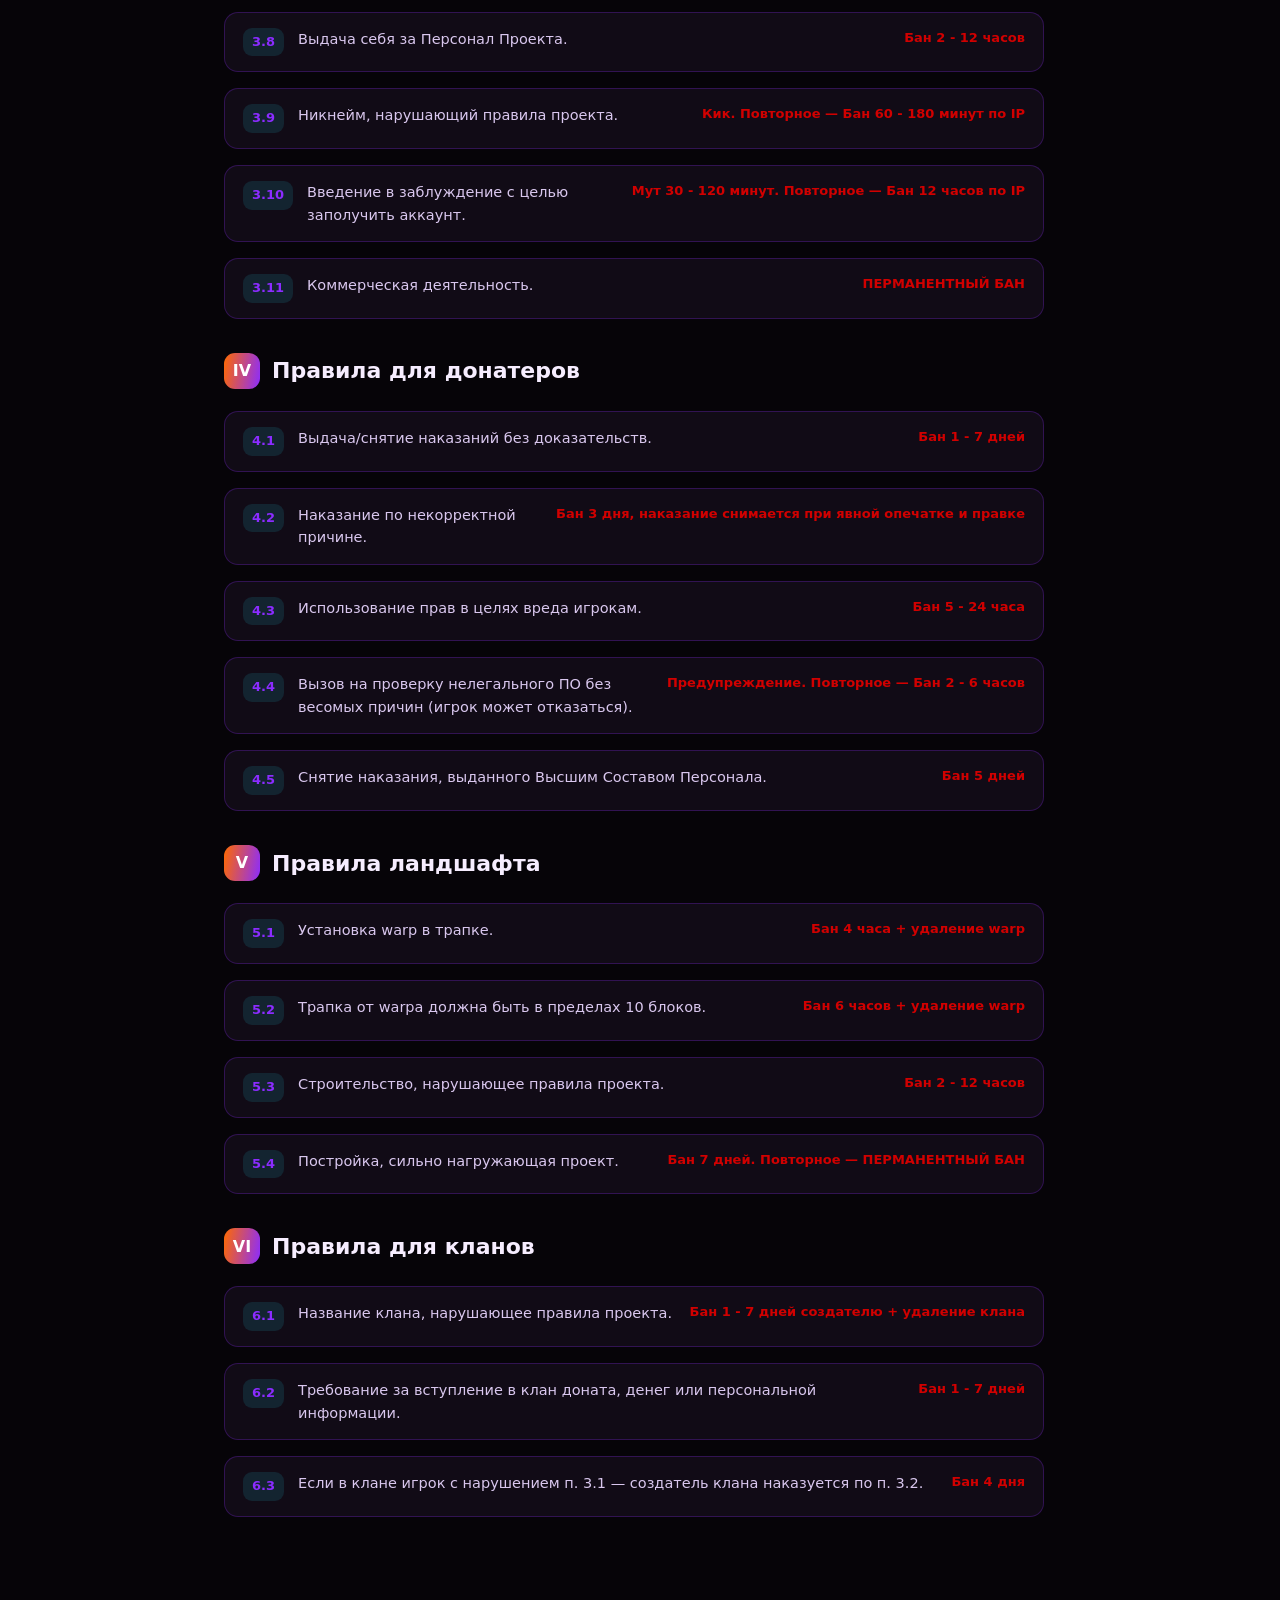
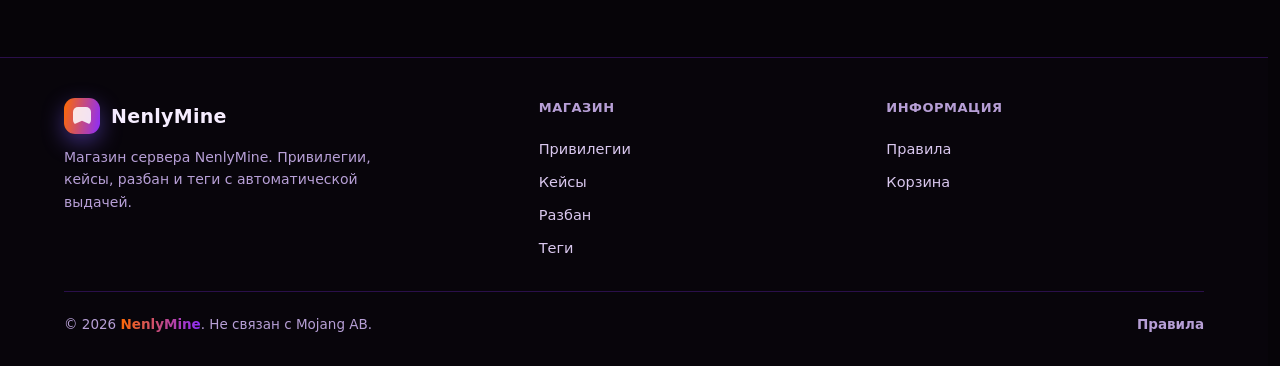
<file: rules.html>
<!DOCTYPE html>
<html lang="ru">
<head>
    <meta charset="UTF-8">
    <meta name="viewport" content="width=device-width, initial-scale=1.0">
    <title>NenlyMine — Правила</title>
    <link rel="stylesheet" href="style.css?v=12"><script>try{if(localStorage.getItem('nenlymine-theme')==='light'){document.documentElement.setAttribute('data-theme','light');}}catch(e){}</script>
</head>
<body>
    <header class="site-header">
        <div class="container">
            <a href="index.html" class="logo">
                <span class="logo-block"></span>
                <span class="logo-text">NenlyMine</span>
            </a>
            <nav class="nav" id="siteNav">
                <a href="index.html">Главная</a>
                <a href="privileges.html">Привилегии</a>
                <a href="unban.html">Разбан</a>
                <a href="titles.html">Теги</a>
                <a href="rules.html" class="active">Правила</a>
                <a href="cart.html" class="cart-link">
                    <svg viewBox="0 0 24 24" width="17" height="17" fill="none" stroke="currentColor" stroke-width="2" stroke-linecap="round" stroke-linejoin="round"><circle cx="9" cy="21" r="1"/><circle cx="20" cy="21" r="1"/><path d="M1 1h4l2.68 13.39a2 2 0 0 0 2 1.61h9.72a2 2 0 0 0 2-1.61L23 6H6"/></svg>
                    <span class="cart-label">Корзина</span>
                    <span id="cartBadge" class="cart-count" style="display:none"></span>
                </a>
            </nav>
            <button class="hamburger" id="menuToggle" type="button" aria-label="Открыть меню" aria-expanded="false">
                <svg class="icon-burger" viewBox="0 0 24 24" width="18" height="18" fill="none" stroke="currentColor" stroke-width="2" stroke-linecap="round"><line x1="4" y1="7" x2="20" y2="7"/><line x1="4" y1="12" x2="20" y2="12"/><line x1="4" y1="17" x2="20" y2="17"/></svg>
                <svg class="icon-close" viewBox="0 0 24 24" width="18" height="18" fill="none" stroke="currentColor" stroke-width="2" stroke-linecap="round"><line x1="6" y1="6" x2="18" y2="18"/><line x1="18" y1="6" x2="6" y2="18"/></svg>
            </button>
        </div>
    </header>

    <main>
        <section class="page-hero">
            <div class="container">
                <h1 class="page-hero-title">Правила сервера</h1>
                <p class="page-hero-sub">При регистрации на сервере вы автоматически соглашаетесь с этими правилами. Незнание правил не освобождает вас от ответственности.</p>
            </div>
        </section>

        <section class="section">
            <div class="container">
                <div class="rules-block">
                    <h3 class="rules-title"><span class="num">I</span> Пользовательское соглашение</h3>
                    <div class="rule-item"><span class="rule-num">1.1</span><p class="rule-text">Незнание правил не освобождает вас от ответственности.</p><span class="rule-pun"></span></div>
                    <div class="rule-item"><span class="rule-num">1.2</span><p class="rule-text">Создав аккаунт на проекте NenlyMine, вы автоматически соглашаетесь с данным сводом правил.</p><span class="rule-pun"></span></div>
                    <div class="rule-item"><span class="rule-num">1.3</span><p class="rule-text">При вводе на сайте неверного никнейма Персонал Проекта не отвечает за последствия покупки чего-либо на этот никнейм.</p><span class="rule-pun"></span></div>
                    <div class="rule-item"><span class="rule-num">1.4</span><p class="rule-text">Окончательное решение остаётся за Высшим Составом Персонала Модерации.</p><span class="rule-pun"></span></div>
                    <div class="rule-item"><span class="rule-num">1.5</span><p class="rule-text">Игрок имеет право на добровольное пожертвование, взамен которого он получает привилегию, валюту, кейсы и т.п.</p><span class="rule-pun"></span></div>
                    <div class="rule-item"><span class="rule-num">1.6</span><p class="rule-text">Наличие привилегии не означает право вредить игрокам или серверу.</p><span class="rule-pun"></span></div>
                    <div class="rule-item"><span class="rule-num">1.7</span><p class="rule-text">Жалобы можно подать в Telegram, Discord или ВКонтакте в предназначенных для этого каналах/обсуждениях.</p><span class="rule-pun"></span></div>
                    <div class="rule-item"><span class="rule-num">1.8</span><p class="rule-text">Потраченные средства не будут возвращены ни при каких обстоятельствах.</p><span class="rule-pun"></span></div>
                </div>

                <div class="rules-block">
                    <h3 class="rules-title"><span class="num">II</span> Правила игрового чата</h3>
                    <div class="rule-item"><span class="rule-num">2.1</span><p class="rule-text">Спам, флуд или капс.</p><span class="rule-pun">Мут 5 - 60 минут</span></div>
                    <div class="rule-item"><span class="rule-num">2.2</span><p class="rule-text">Организация флуда или спама.</p><span class="rule-pun">Мут 5 - 60 минут</span></div>
                    <div class="rule-item"><span class="rule-num">2.3</span><p class="rule-text">Оскорбления игроков.</p><span class="rule-pun">Мут 15 - 120 минут</span></div>
                    <div class="rule-item"><span class="rule-num">2.4</span><p class="rule-text">Реклама своего YouTube-канала, не являясь официальным ютубером проекта.</p><span class="rule-pun">Мут 120 минут. Повторное — ПЕРМАНЕНТНЫЙ БАН</span></div>
                    <div class="rule-item"><span class="rule-num">2.5</span><p class="rule-text">Упоминание или оскорбление родителей.</p><span class="rule-pun">Мут 1 - 12 часов</span></div>
                    <div class="rule-item"><span class="rule-num">2.6</span><p class="rule-text">Оскорбление, унижение или угроза Персоналу Проекта.</p><span class="rule-pun">Мут 2 - 10 часов</span></div>
                    <div class="rule-item"><span class="rule-num">2.7</span><p class="rule-text">Оскорбительная необъективная критика действий Персонала или проекта по личной неприязни.</p><span class="rule-pun">Мут 1 - 6 часов</span></div>
                    <div class="rule-item"><span class="rule-num">2.8</span><p class="rule-text">Реклама сторонних проектов (без зазыва/сравнения/рекламы разрешается).</p><span class="rule-pun">Мут 5 часов. Повторное — Бан 7 часов</span></div>
                    <div class="rule-item"><span class="rule-num">2.9</span><p class="rule-text">Реклама warp чаще, чем 1 раз в 2 минуты.</p><span class="rule-pun">Мут 5 - 30 минут</span></div>
                    <div class="rule-item"><span class="rule-num">2.10</span><p class="rule-text">Попрошайничество, не связанное с игровым имуществом.</p><span class="rule-pun">Мут 20 - 60 минут</span></div>
                    <div class="rule-item"><span class="rule-num">2.11</span><p class="rule-text">Призывы покинуть проект или бунт против Персонала.</p><span class="rule-pun">ПЕРМАНЕНТНЫЙ БАН</span></div>
                    <div class="rule-item"><span class="rule-num">2.12</span><p class="rule-text">Подстрекательство к нарушению правил.</p><span class="rule-pun">Бан 1 - 6 часов</span></div>
                    <div class="rule-item"><span class="rule-num">2.13</span><p class="rule-text">Обсуждение политики в негативном формате.</p><span class="rule-pun">Мут 1 - 12 часов</span></div>
                    <div class="rule-item"><span class="rule-num">2.14</span><p class="rule-text">Реклама программ/модов/ресурс-паков, дающих преимущество.</p><span class="rule-pun">Мут 1 час. Повторное — ПЕРМАНЕНТНЫЙ БАН</span></div>
                    <div class="rule-item"><span class="rule-num">2.15</span><p class="rule-text">Специальное провоцирование Персонала на нарушение правил.</p><span class="rule-pun">Предупреждение. Повторное — Мут 20 - 60 минут</span></div>
                    <div class="rule-item"><span class="rule-num">2.16</span><p class="rule-text">Разглашение персональной информации игроков без согласия.</p><span class="rule-pun">ПЕРМАНЕНТНЫЙ БАН</span></div>
                </div>

                <div class="rules-block">
                    <h3 class="rules-title"><span class="num">III</span> Правила игрового мира</h3>
                    <div class="rule-item"><span class="rule-num">3.1</span><p class="rule-text">Использование или хранение нелегального ПО.</p><span class="rule-pun">Бан 7 - 365 дней. Повторное — ПЕРМАНЕНТНЫЙ БАН. При признании — 4 дня</span></div>
                    <div class="rule-item"><span class="rule-num">3.2</span><p class="rule-text">Игра в команде с игроком, использующим нелегальное ПО.</p><span class="rule-pun">Бан 4 дня</span></div>
                    <div class="rule-item"><span class="rule-num">3.3</span><p class="rule-text">Использование недоработок проекта без уведомления Персонала.</p><span class="rule-pun">Бан 5 часов. Повторное — ПЕРМАНЕНТНЫЙ БАН</span></div>
                    <div class="rule-item"><span class="rule-num">3.4</span><p class="rule-text">Разглашение багов другим игрокам.</p><span class="rule-pun">Бан 5 часов</span></div>
                    <div class="rule-item"><span class="rule-num">3.5</span><p class="rule-text">Попытка, продажа или передача аккаунта третьим лицам.</p><span class="rule-pun">ПЕРМАНЕНТНЫЙ БАН</span></div>
                    <div class="rule-item"><span class="rule-num">3.6</span><p class="rule-text">Использование или хранение ресурсов, полученных с помощью недоработок.</p><span class="rule-pun">Бан 6 часов. Повторное — ПЕРМАНЕНТНЫЙ БАН</span></div>
                    <div class="rule-item"><span class="rule-num">3.7</span><p class="rule-text">Введение в заблуждение Персонала Проекта.</p><span class="rule-pun">Бан 6 часов</span></div>
                    <div class="rule-item"><span class="rule-num">3.8</span><p class="rule-text">Выдача себя за Персонал Проекта.</p><span class="rule-pun">Бан 2 - 12 часов</span></div>
                    <div class="rule-item"><span class="rule-num">3.9</span><p class="rule-text">Никнейм, нарушающий правила проекта.</p><span class="rule-pun">Кик. Повторное — Бан 60 - 180 минут по IP</span></div>
                    <div class="rule-item"><span class="rule-num">3.10</span><p class="rule-text">Введение в заблуждение с целью заполучить аккаунт.</p><span class="rule-pun">Мут 30 - 120 минут. Повторное — Бан 12 часов по IP</span></div>
                    <div class="rule-item"><span class="rule-num">3.11</span><p class="rule-text">Коммерческая деятельность.</p><span class="rule-pun">ПЕРМАНЕНТНЫЙ БАН</span></div>
                </div>

                <div class="rules-block">
                    <h3 class="rules-title"><span class="num">IV</span> Правила для донатеров</h3>
                    <div class="rule-item"><span class="rule-num">4.1</span><p class="rule-text">Выдача/снятие наказаний без доказательств.</p><span class="rule-pun">Бан 1 - 7 дней</span></div>
                    <div class="rule-item"><span class="rule-num">4.2</span><p class="rule-text">Наказание по некорректной причине.</p><span class="rule-pun">Бан 3 дня, наказание снимается при явной опечатке и правке</span></div>
                    <div class="rule-item"><span class="rule-num">4.3</span><p class="rule-text">Использование прав в целях вреда игрокам.</p><span class="rule-pun">Бан 5 - 24 часа</span></div>
                    <div class="rule-item"><span class="rule-num">4.4</span><p class="rule-text">Вызов на проверку нелегального ПО без весомых причин (игрок может отказаться).</p><span class="rule-pun">Предупреждение. Повторное — Бан 2 - 6 часов</span></div>
                    <div class="rule-item"><span class="rule-num">4.5</span><p class="rule-text">Снятие наказания, выданного Высшим Составом Персонала.</p><span class="rule-pun">Бан 5 дней</span></div>
                </div>

                <div class="rules-block">
                    <h3 class="rules-title"><span class="num">V</span> Правила ландшафта</h3>
                    <div class="rule-item"><span class="rule-num">5.1</span><p class="rule-text">Установка warp в трапке.</p><span class="rule-pun">Бан 4 часа + удаление warp</span></div>
                    <div class="rule-item"><span class="rule-num">5.2</span><p class="rule-text">Трапка от warpa должна быть в пределах 10 блоков.</p><span class="rule-pun">Бан 6 часов + удаление warp</span></div>
                    <div class="rule-item"><span class="rule-num">5.3</span><p class="rule-text">Строительство, нарушающее правила проекта.</p><span class="rule-pun">Бан 2 - 12 часов</span></div>
                    <div class="rule-item"><span class="rule-num">5.4</span><p class="rule-text">Постройка, сильно нагружающая проект.</p><span class="rule-pun">Бан 7 дней. Повторное — ПЕРМАНЕНТНЫЙ БАН</span></div>
                </div>

                <div class="rules-block">
                    <h3 class="rules-title"><span class="num">VI</span> Правила для кланов</h3>
                    <div class="rule-item"><span class="rule-num">6.1</span><p class="rule-text">Название клана, нарушающее правила проекта.</p><span class="rule-pun">Бан 1 - 7 дней создателю + удаление клана</span></div>
                    <div class="rule-item"><span class="rule-num">6.2</span><p class="rule-text">Требование за вступление в клан доната, денег или персональной информации.</p><span class="rule-pun">Бан 1 - 7 дней</span></div>
                    <div class="rule-item"><span class="rule-num">6.3</span><p class="rule-text">Если в клане игрок с нарушением п. 3.1 — создатель клана наказуется по п. 3.2.</p><span class="rule-pun">Бан 4 дня</span></div>
                </div>
            </div>
        </section>
    </main>

    <footer class="site-footer">
        <div class="container">
            <div class="footer-grid">
                <div class="footer-brand-col">
                    <a href="index.html" class="logo">
                        <span class="logo-block"></span>
                        <span class="logo-text">NenlyMine</span>
                    </a>
                    <p class="footer-about">Магазин сервера NenlyMine. Привилегии, кейсы, разбан и теги с автоматической выдачей.</p>
                </div>
                <div class="footer-col">
                    <h4>Магазин</h4>
                    <a href="privileges.html">Привилегии</a>
                    <a href="privileges.html#cases">Кейсы</a>
                    <a href="unban.html">Разбан</a>
                    <a href="titles.html">Теги</a>
                </div>
                <div class="footer-col">
                    <h4>Информация</h4>
                    <a href="rules.html">Правила</a>
                    <a href="cart.html">Корзина</a>
                </div>
            </div>
            <div class="footer-bottom">
                <p class="footer-note">© 2026 <span class="footer-brand">NenlyMine</span>. Не связан с Mojang AB.</p>
                <div class="footer-links">
                    <a href="rules.html">Правила</a>
                </div>
            </div>
        </div>
    </footer>
    <script src="script.js?v=3"></script>
</body>
</html>
</file>
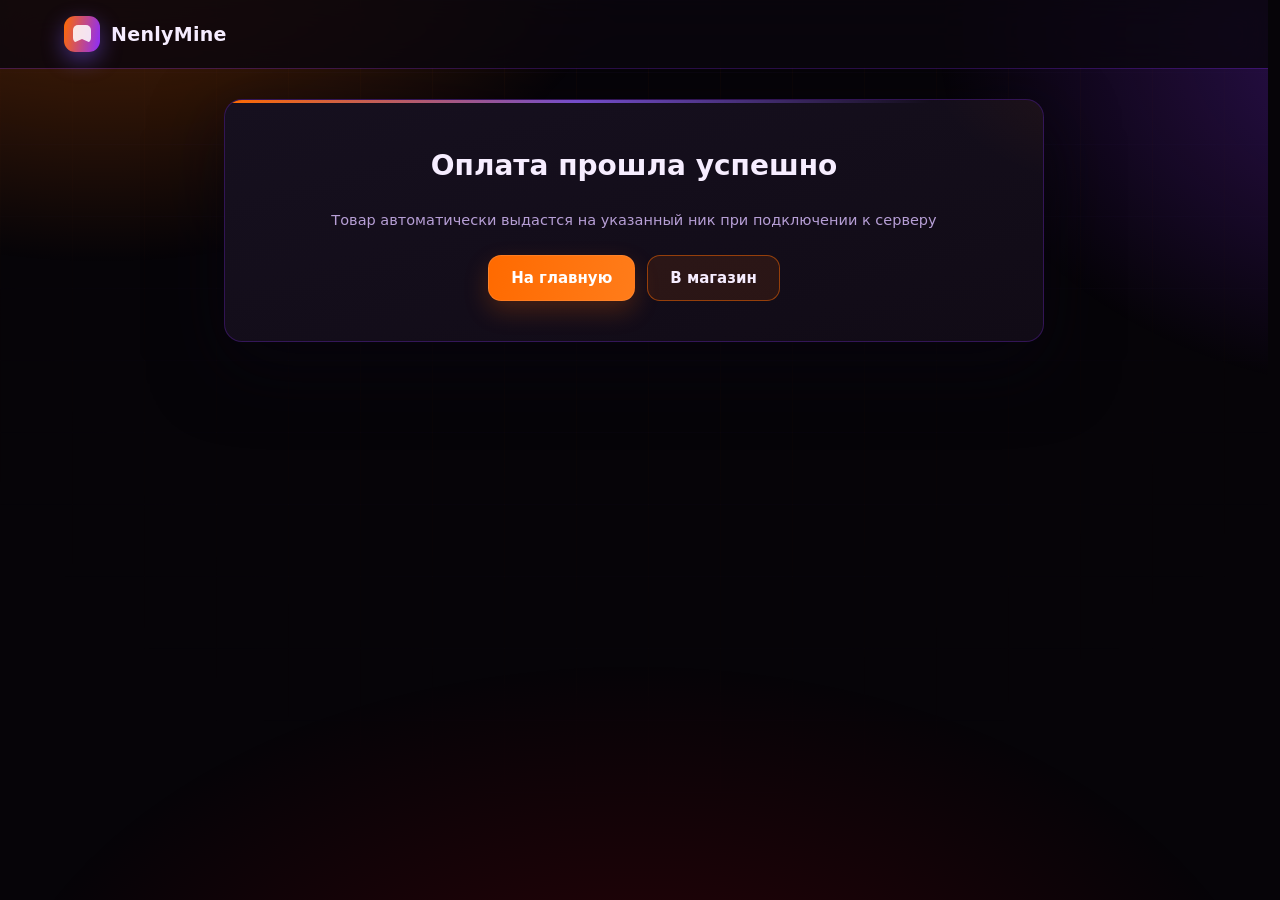
<file: success.html>
<!DOCTYPE html>
<html lang="ru">
<head>
    <meta charset="UTF-8">
    <meta name="viewport" content="width=device-width, initial-scale=1.0">
    <title>NenlyMine — Оплата успешна</title>
    <link rel="stylesheet" href="style.css">
</head>
<body>
    <header class="site-header">
        <div class="container">
            <a href="index.html" class="logo">
                <span class="logo-block"></span>
                <span class="logo-text">NenlyMine</span>
            </a>
        </div>
    </header>
    <main>
        <section class="section">
            <div class="container container-narrow">
                <div class="card" style="text-align:center;padding:40px 30px">
                    <h1 class="card-title" style="font-size:28px">Оплата прошла успешно</h1>
                    <p class="card-desc" style="margin-top:10px">Товар автоматически выдастся на указанный ник при подключении к серверу</p>
                    <div style="margin-top:24px;display:flex;gap:12px;justify-content:center;flex-wrap:wrap">
                        <a href="index.html" class="btn btn-primary">На главную</a>
                        <a href="privileges.html" class="btn btn-outline">В магазин</a>
                    </div>
                </div>
            </div>
        </section>
    </main>
</body>
</html>
</file>
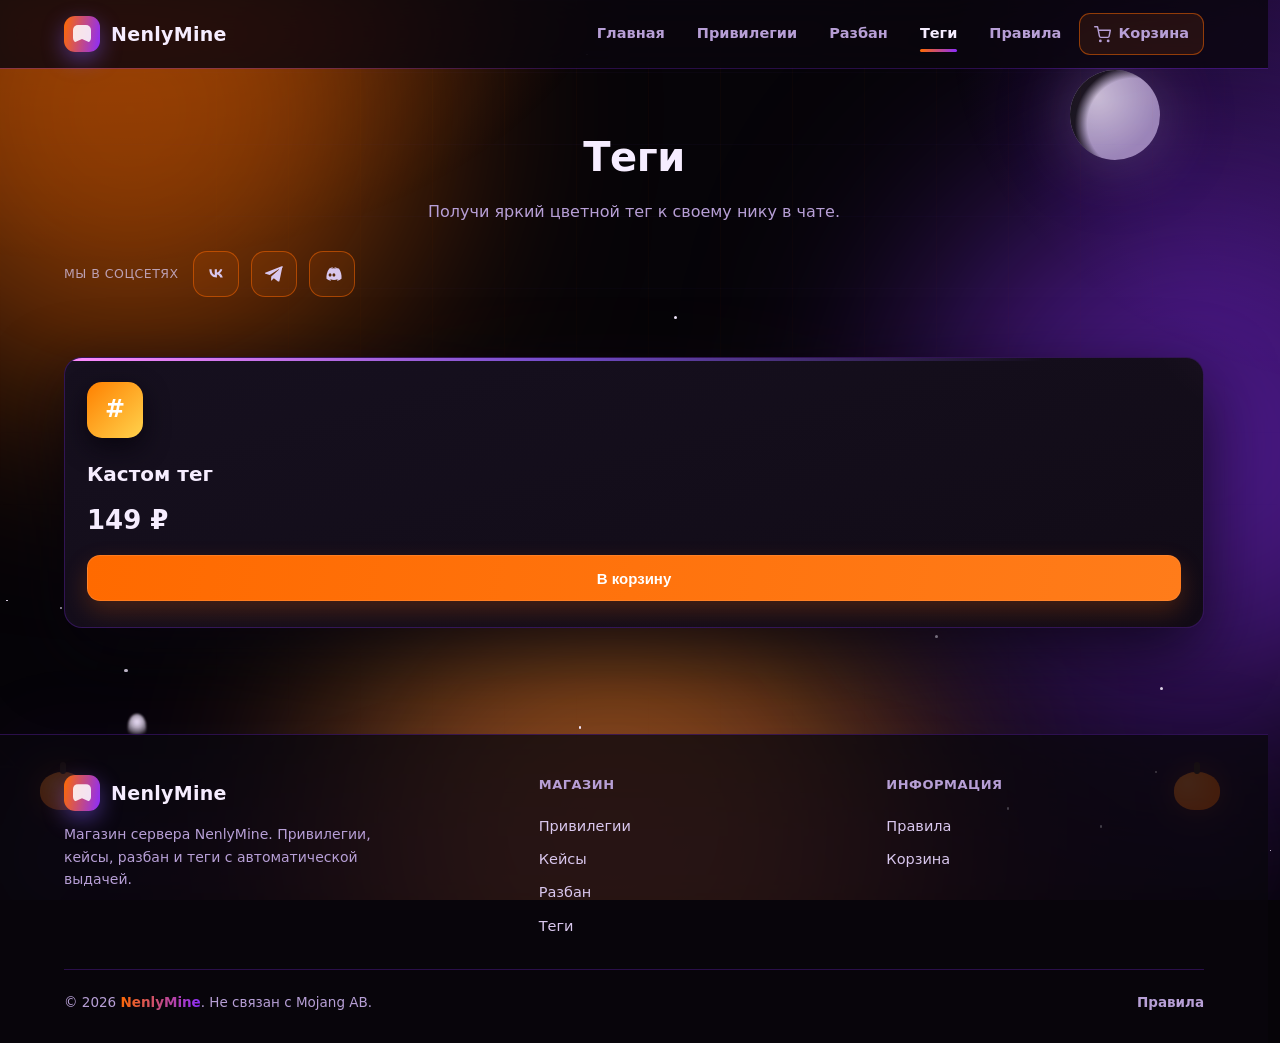
<file: titles.html>
<!DOCTYPE html>
<html lang="ru">
<head>
    <meta charset="UTF-8">
    <meta name="viewport" content="width=device-width, initial-scale=1.0">
    <title>NenlyMine — Теги</title>
    <link rel="stylesheet" href="style.css?v=12"><script>try{if(localStorage.getItem('nenlymine-theme')==='light'){document.documentElement.setAttribute('data-theme','light');}}catch(e){}</script>
</head>
<body>
    <header class="site-header">
        <div class="container">
            <a href="index.html" class="logo">
                <span class="logo-block"></span>
                <span class="logo-text">NenlyMine</span>
            </a>
            <nav class="nav" id="siteNav">
                <a href="index.html">Главная</a>
                <a href="privileges.html">Привилегии</a>
                <a href="unban.html">Разбан</a>
                <a href="titles.html" class="active">Теги</a>
                <a href="rules.html">Правила</a>
                <a href="cart.html" class="cart-link">
                    <svg viewBox="0 0 24 24" width="17" height="17" fill="none" stroke="currentColor" stroke-width="2" stroke-linecap="round" stroke-linejoin="round"><circle cx="9" cy="21" r="1"/><circle cx="20" cy="21" r="1"/><path d="M1 1h4l2.68 13.39a2 2 0 0 0 2 1.61h9.72a2 2 0 0 0 2-1.61L23 6H6"/></svg>
                    <span class="cart-label">Корзина</span>
                    <span id="cartBadge" class="cart-count" style="display:none"></span>
                </a>
            </nav>
            <button class="hamburger" id="menuToggle" type="button" aria-label="Открыть меню" aria-expanded="false">
                <svg class="icon-burger" viewBox="0 0 24 24" width="18" height="18" fill="none" stroke="currentColor" stroke-width="2" stroke-linecap="round"><line x1="4" y1="7" x2="20" y2="7"/><line x1="4" y1="12" x2="20" y2="12"/><line x1="4" y1="17" x2="20" y2="17"/></svg>
                <svg class="icon-close" viewBox="0 0 24 24" width="18" height="18" fill="none" stroke="currentColor" stroke-width="2" stroke-linecap="round"><line x1="6" y1="6" x2="18" y2="18"/><line x1="18" y1="6" x2="6" y2="18"/></svg>
            </button>
        </div>
    </header>

    <main>
        <section class="page-hero">
            <div class="container">
                <h1 class="page-hero-title">Теги</h1>
                <p class="page-hero-sub">Получи яркий цветной тег к своему нику в чате.</p>
            </div>
        </section>

        <section class="section">
            <div class="container">
                <div class="grid grid-whole">
                    <div class="card card-give" style="--c:#FF8CFF" data-kind="tag" data-label="Кастом тег" data-price="149">
                        <div class="thumb" style="background:linear-gradient(135deg,#FF8000,#FFD34D)">#</div>
                        <h3 class="card-title">Кастом тег</h3>
                        <div class="card-price">149 ₽</div>
                        <button type="button" class="btn btn-buy btn-add-cart" data-kind="tag" data-label="Кастом тег" data-price="149">В корзину</button>
                    </div>
                </div>
            </div>
        </section>
    </main>

    <footer class="site-footer">
        <div class="container">
            <div class="footer-grid">
                <div class="footer-brand-col">
                    <a href="index.html" class="logo">
                        <span class="logo-block"></span>
                        <span class="logo-text">NenlyMine</span>
                    </a>
                    <p class="footer-about">Магазин сервера NenlyMine. Привилегии, кейсы, разбан и теги с автоматической выдачей.</p>
                </div>
                <div class="footer-col">
                    <h4>Магазин</h4>
                    <a href="privileges.html">Привилегии</a>
                    <a href="privileges.html#cases">Кейсы</a>
                    <a href="unban.html">Разбан</a>
                    <a href="titles.html">Теги</a>
                </div>
                <div class="footer-col">
                    <h4>Информация</h4>
                    <a href="rules.html">Правила</a>
                    <a href="cart.html">Корзина</a>
                </div>
            </div>
            <div class="footer-bottom">
                <p class="footer-note">© 2026 <span class="footer-brand">NenlyMine</span>. Не связан с Mojang AB.</p>
                <div class="footer-links">
                    <a href="rules.html">Правила</a>
                </div>
            </div>
        </div>
    </footer>
    <script src="script.js?v=3"></script>
</body>
</html>
</file>
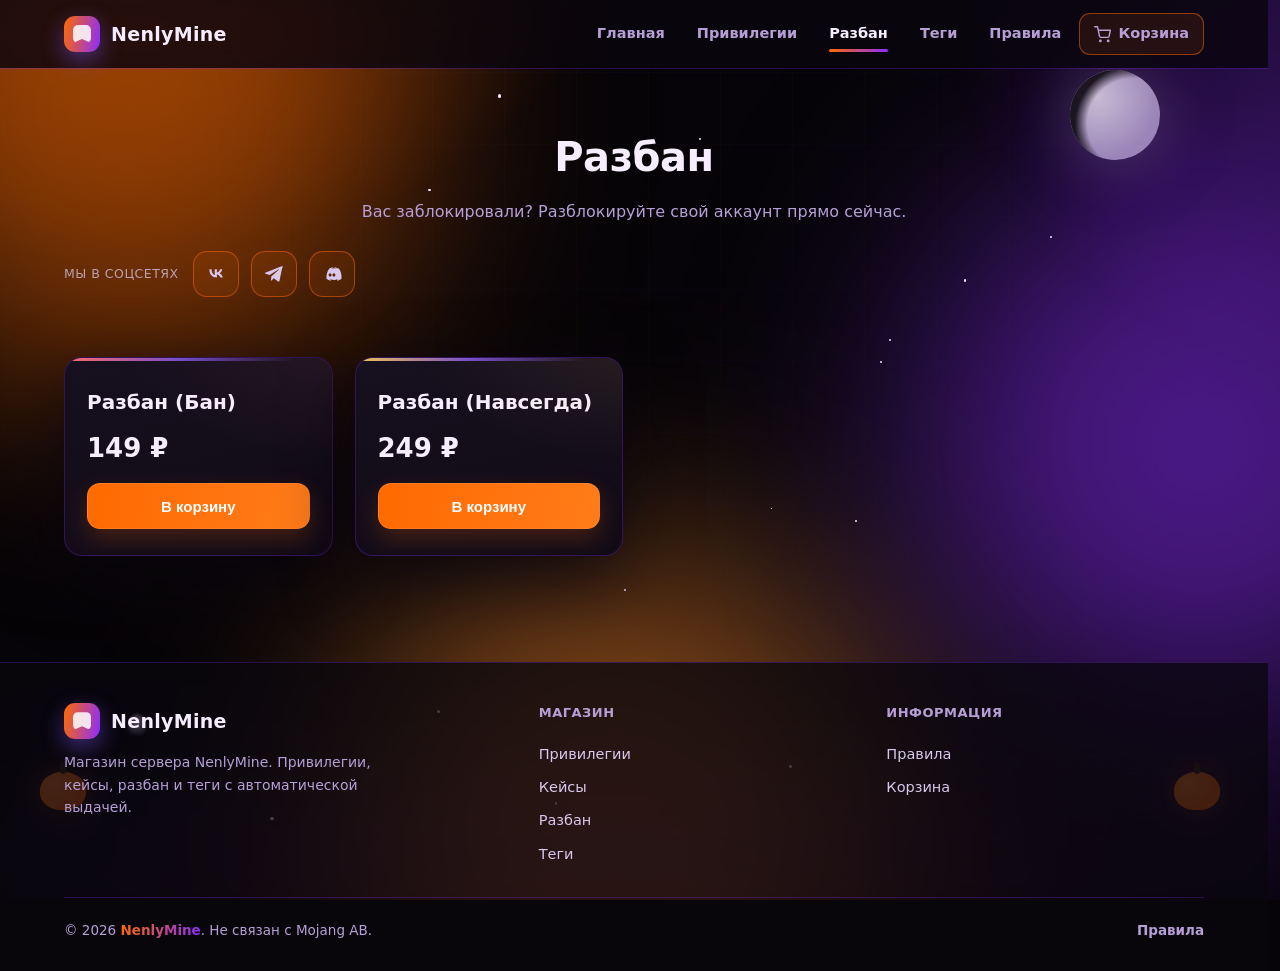
<file: unban.html>
<!DOCTYPE html>
<html lang="ru">
<head>
    <meta charset="UTF-8">
    <meta name="viewport" content="width=device-width, initial-scale=1.0">
    <title>NenlyMine — Разбан</title>
    <link rel="stylesheet" href="style.css?v=12"><script>try{if(localStorage.getItem('nenlymine-theme')==='light'){document.documentElement.setAttribute('data-theme','light');}}catch(e){}</script>
</head>
<body>
    <header class="site-header">
        <div class="container">
            <a href="index.html" class="logo">
                <span class="logo-block"></span>
                <span class="logo-text">NenlyMine</span>
            </a>
            <nav class="nav" id="siteNav">
                <a href="index.html">Главная</a>
                <a href="privileges.html">Привилегии</a>
                <a href="unban.html" class="active">Разбан</a>
                <a href="titles.html">Теги</a>
                <a href="rules.html">Правила</a>
                <a href="cart.html" class="cart-link">
                    <svg viewBox="0 0 24 24" width="17" height="17" fill="none" stroke="currentColor" stroke-width="2" stroke-linecap="round" stroke-linejoin="round"><circle cx="9" cy="21" r="1"/><circle cx="20" cy="21" r="1"/><path d="M1 1h4l2.68 13.39a2 2 0 0 0 2 1.61h9.72a2 2 0 0 0 2-1.61L23 6H6"/></svg>
                    <span class="cart-label">Корзина</span>
                    <span id="cartBadge" class="cart-count" style="display:none"></span>
                </a>
            </nav>
            <button class="hamburger" id="menuToggle" type="button" aria-label="Открыть меню" aria-expanded="false">
                <svg class="icon-burger" viewBox="0 0 24 24" width="18" height="18" fill="none" stroke="currentColor" stroke-width="2" stroke-linecap="round"><line x1="4" y1="7" x2="20" y2="7"/><line x1="4" y1="12" x2="20" y2="12"/><line x1="4" y1="17" x2="20" y2="17"/></svg>
                <svg class="icon-close" viewBox="0 0 24 24" width="18" height="18" fill="none" stroke="currentColor" stroke-width="2" stroke-linecap="round"><line x1="6" y1="6" x2="18" y2="18"/><line x1="18" y1="6" x2="6" y2="18"/></svg>
            </button>
        </div>
    </header>

    <main>
        <section class="page-hero">
            <div class="container">
                <h1 class="page-hero-title">Разбан</h1>
                <p class="page-hero-sub">Вас заблокировали? Разблокируйте свой аккаунт прямо сейчас.</p>
            </div>
        </section>

        <section class="section">
            <div class="container">
                <div class="grid grid-4">
                    <div class="card" style="--c:#FF6B6B" data-kind="unban" data-group="ban" data-label="Разбан (Бан)" data-price="149">
                        <h3 class="card-title">Разбан (Бан)</h3>
                        <div class="card-price">149 ₽</div>
                        <button type="button" class="btn btn-buy btn-add-cart">В корзину</button>
                    </div>
                    <div class="card" style="--c:#F5C451" data-kind="unban" data-group="full" data-label="Разбан (Навсегда)" data-price="249">
                        <h3 class="card-title">Разбан (Навсегда)</h3>
                        <div class="card-price">249 ₽</div>
                        <button type="button" class="btn btn-buy btn-add-cart">В корзину</button>
                    </div>
                </div>
            </div>
        </section>
    </main>

    <footer class="site-footer">
        <div class="container">
            <div class="footer-grid">
                <div class="footer-brand-col">
                    <a href="index.html" class="logo">
                        <span class="logo-block"></span>
                        <span class="logo-text">NenlyMine</span>
                    </a>
                    <p class="footer-about">Магазин сервера NenlyMine. Привилегии, кейсы, разбан и теги с автоматической выдачей.</p>
                </div>
                <div class="footer-col">
                    <h4>Магазин</h4>
                    <a href="privileges.html">Привилегии</a>
                    <a href="privileges.html#cases">Кейсы</a>
                    <a href="unban.html">Разбан</a>
                    <a href="titles.html">Теги</a>
                </div>
                <div class="footer-col">
                    <h4>Информация</h4>
                    <a href="rules.html">Правила</a>
                    <a href="cart.html">Корзина</a>
                </div>
            </div>
            <div class="footer-bottom">
                <p class="footer-note">© 2026 <span class="footer-brand">NenlyMine</span>. Не связан с Mojang AB.</p>
                <div class="footer-links">
                    <a href="rules.html">Правила</a>
                </div>
            </div>
        </div>
    </footer>
    <script src="script.js?v=3"></script>
</body>
</html>
</file>
<file: style.css>
/* ============================================================================
   NenlyMine — хэллоуин-тема (тёмная)
   ========================================================================== */

/* ---------- Токены: тёмная тема ---------- */
:root {
    --bg: #060408;
    --bg-2: #0a070d;
    --panel: #110b16;
    --panel-2: #16101f;
    --panel-3: #1f152b;
    --border: rgba(139, 44, 255, 0.26);
    --border-strong: rgba(255, 106, 0, 0.5);
    --hover: rgba(255, 106, 0, 0.14);

    --text: #f6edff;
    --text-soft: #d9c7ee;
    --muted: #b79fd6;

    --a1: #ff6a00;
    --a2: #8b2cff;
    --a3: #ff8a2a;
    --gold: #ff7518;
    --red: #d10000;

    --grad: linear-gradient(100deg, #ff6a00, #8b2cff);
    --grad-warm: linear-gradient(100deg, #ff7518, #ff3c00);
    --grad-main: var(--grad);

    --glow-a: rgba(255, 106, 0, 0.36);
    --glow-b: rgba(139, 44, 255, 0.32);
    --glow-c: rgba(209, 0, 0, 0.2);

    --shadow-soft: 0 24px 70px rgba(8, 5, 14, 0.8);
    --shadow-hover: 0 36px 90px rgba(139, 44, 255, 0.44);
    --shadow-color: rgba(8, 5, 14, 0.85);

    --header-bg: rgba(10, 7, 14, 0.84);
    --footer-bg: rgba(10, 7, 14, 0.76);
    --icon-btn-bg: rgba(255, 106, 0, 0.1);
    --badge-bg: rgba(139, 44, 255, 0.22);
    --green-soft: rgba(255, 117, 24, 0.22);
    --green-soft-i: rgba(139, 44, 255, 0.68);
    --mask-fade: var(--bg);

    --scroll-thumb: #422a5c;
    --scroll-thumb-hover: #55367a;

    /* Цвета привилегий */
    --mc-green: #62D158;
    --mc-gold: #F5C451;
    --mc-cyan: #5EE7E7;
    --mc-yellow: #F0D54F;
    --mc-pink: #FF8CFF;
    --mc-purple: #C77AFF;
    --mc-light: #62D158;
    --mc-red: #FF6B6B;
    --mc-dark: #EAF0FA;

    --mc-premium: #1E7A34;
    --mc-creative: #B8860B;
    --mc-sraj: #1E3A8A;
    --mc-straj: #1E3A8A;
    --mc-lord: #7CFC00;
    --mc-delux: #FF4FA3;
    --mc-tsar: #00C8FF;
    --mc-imperator: #6CB6FF;
    --mc-legenda: #FFD400;
    --mc-povelitel: #FF8A00;
    --mc-vlastelin: #8B5CF6;
    --mc-vladika: #E53935;

    --radius: 18px;
    color-scheme: dark;
}

/* ---------- Сброс и база ---------- */
* { margin: 0; padding: 0; box-sizing: border-box; }

html {
    -webkit-text-size-adjust: 100%;
    scroll-behavior: smooth;
    scroll-padding-top: 84px;
    -webkit-tap-highlight-color: transparent;
    /* Резервируем место под полосу прокрутки — иначе шапка «дёргается»
       на длинных страницах. */
    scrollbar-gutter: stable;
}

body {
    font-family: "Segoe UI", system-ui, -apple-system, Arial, sans-serif;
    background: var(--bg);
    color: var(--text);
    line-height: 1.6;
    overflow-x: hidden;
    transition: background .3s ease, color .3s ease;
    -webkit-font-smoothing: antialiased;
}

/* Декоративные неоновые пятна и сетка по фону */
body::before {
    content: ""; position: fixed; inset: 0; z-index: -2; pointer-events: none;
    background:
        radial-gradient(840px 580px at 8% -12%, var(--glow-a), transparent 64%),
        radial-gradient(780px 580px at 112% 4%, var(--glow-b), transparent 62%),
        radial-gradient(1000px 660px at 50% 122%, var(--glow-c), transparent 66%);
}
body::after {
    content: ""; position: fixed; inset: 0; z-index: -1; pointer-events: none;
    background-image:
        linear-gradient(rgba(139, 92, 246, 0.12) 1px, transparent 1px),
        linear-gradient(90deg, rgba(255, 122, 0, 0.1) 1px, transparent 1px);
    background-size: 72px 72px;
    mask-image: radial-gradient(circle at 50% 0%, #000 0%, transparent 80%);
    -webkit-mask-image: radial-gradient(circle at 50% 0%, #000 0%, transparent 80%);
    opacity: .36;
}

/* ---------- Живой фон: паутина, луна, туман, мыши, призраки, тыквы ---------- */
.bgfx { position: fixed; inset: 0; z-index: -1; overflow: hidden; pointer-events: none; }
.bg-orb {
    position: absolute; display: block; width: 560px; height: 560px;
    border-radius: 50%; filter: blur(110px); mix-blend-mode: screen;
    opacity: .5; will-change: transform;
}
[data-theme="light"] .bg-orb { mix-blend-mode: normal; opacity: .18; }

@keyframes orbDrift {
    0% { transform: translate3d(0, 0, 0) scale(1); }
    50% { transform: translate3d(56px, 38px, 0) scale(1.14); }
    100% { transform: translate3d(-44px, 72px, 0) scale(.92); }
}
.bg-orb:nth-of-type(1) { top: -170px; left: -150px; background: var(--a1);
    animation: orbDrift 26s ease-in-out infinite alternate; }
.bg-orb:nth-of-type(2) { top: 18%; right: -200px; background: var(--a2);
    animation: orbDrift 33s ease-in-out infinite alternate-reverse; }
.bg-orb:nth-of-type(3) { bottom: -210px; left: 26%; background: var(--a3);
    animation: orbDrift 39s ease-in-out infinite alternate; }

.bg-halloween {
    position: absolute; inset: 0; pointer-events: none;
}
.bg-web {
    position: absolute; width: 150px; height: 150px; opacity: .1;
    background-image:
        linear-gradient(45deg, transparent 49%, rgba(190, 150, 255, .14) 50%, transparent 51%),
        linear-gradient(-45deg, transparent 49%, rgba(255, 140, 70, .12) 50%, transparent 51%),
        radial-gradient(circle at 0 0, transparent 62%, rgba(245, 233, 255, .1) 63%, transparent 64%);
    mask-image: radial-gradient(circle at 0 0, #000 0%, transparent 60%);
    -webkit-mask-image: radial-gradient(circle at 0 0, #000 0%, transparent 60%);
}
.bg-web.right {
    right: 0; top: 0; transform: scaleX(-1);
    mask-image: radial-gradient(circle at 100% 0, #000 0%, transparent 70%);
    -webkit-mask-image: radial-gradient(circle at 100% 0, #000 0%, transparent 70%);
}
.bg-web.bottom-left {
    left: 0; bottom: 0; transform: scaleY(-1);
    mask-image: radial-gradient(circle at 0 100%, #000 0%, transparent 70%);
    -webkit-mask-image: radial-gradient(circle at 0 100%, #000 0%, transparent 70%);
}
.bg-web.bottom-right {
    right: 0; bottom: 0; transform: scale(-1);
    mask-image: radial-gradient(circle at 100% 100%, #000 0%, transparent 70%);
    -webkit-mask-image: radial-gradient(circle at 100% 100%, #000 0%, transparent 70%);
}

.bg-moon {
    position: absolute; top: 70px; right: 120px; width: 90px; height: 90px; border-radius: 50%;
    background: radial-gradient(circle at 30% 30%, #f5e9ff, #b9a3d6 70%);
    box-shadow: 0 0 60px rgba(245, 233, 255, .25), 0 0 120px rgba(139, 44, 255, .18);
    opacity: .8;
}
.bg-moon::after {
    content: ""; position: absolute; inset: 0; border-radius: 50%;
    background: radial-gradient(circle at 70% 60%, transparent 55%, rgba(8, 6, 9, .9) 70%);
}

@keyframes batFly {
    0% { transform: translate(-10vw, 0) scale(.8); opacity: 0; }
    10% { opacity: .8; }
    50% { transform: translate(40vw, -20px) scale(1); }
    90% { opacity: .7; }
    100% { transform: translate(110vw, 10px) scale(.9); opacity: 0; }
}
.bg-bat {
    position: absolute; top: 120px; left: -20vw; width: 26px; height: 10px;
    background: radial-gradient(circle at 50% 50%, rgba(245,233,255,.9), transparent 70%);
    filter: drop-shadow(0 0 12px rgba(255,106,0,.4));
    animation: batFly 16s linear infinite;
}
.bg-bat:nth-child(2) { top: 160px; animation-delay: 6s; }
.bg-bat:nth-child(3) { top: 200px; animation-delay: 10s; }

@keyframes ghostFloat {
    0% { transform: translateY(0) translateX(0); opacity: 0; }
    15% { opacity: .5; }
    50% { transform: translateY(-40px) translateX(20px); }
    85% { opacity: .4; }
    100% { transform: translateY(-80px) translateX(-10px); opacity: 0; }
}
.bg-ghost {
    position: absolute; bottom: 160px; left: 10%; width: 18px; height: 26px;
    background: radial-gradient(circle at 50% 30%, rgba(245,233,255,.8), transparent 70%);
    border-radius: 50% 50% 40% 40%;
    filter: blur(1px);
    animation: ghostFloat 12s ease-in-out infinite;
}
.bg-ghost:nth-child(2) { left: 80%; animation-delay: 5s; }

@keyframes pumpkinSway {
    0%, 100% { transform: rotate(-4deg); }
    50% { transform: rotate(4deg); }
}
.bg-pumpkin {
    position: absolute; bottom: 90px; left: 40px; width: 46px; height: 38px;
    border-radius: 48% 48% 45% 45%;
    background: radial-gradient(circle at 30% 30%, #ff8a2a, #ff6a00 70%);
    box-shadow: 0 0 30px rgba(255,106,0,.35);
    animation: pumpkinSway 4s ease-in-out infinite;
}
.bg-pumpkin::before {
    content: ""; position: absolute; top: -10px; left: 50%; width: 6px; height: 12px;
    transform: translateX(-50%); border-radius: 4px; background: #3b2a1a;
}
.bg-pumpkin.right {
    left: auto; right: 60px; animation-delay: 2s;
}

.bg-fog {
    position: absolute; left: 0; right: 0; bottom: -10px; height: 220px;
    background: linear-gradient(to top, rgba(139, 44, 255, 0.18), transparent);
    filter: blur(40px);
    opacity: .7;
}

@keyframes bgTwinkle {
    0%, 100% { opacity: .18; transform: scale(.7); }
    50% { opacity: .6; transform: scale(1.4); }
}
.bg-dot {
    position: absolute; display: block; border-radius: 50%;
    background: currentColor; color: #f5e9ff;
    animation: bgTwinkle 5s ease-in-out infinite;
}

::selection { background: rgba(124, 92, 255, .35); color: #fff; }

/* Скроллбар */
::-webkit-scrollbar { width: 12px; height: 12px; }
::-webkit-scrollbar-track { background: transparent; }
::-webkit-scrollbar-thumb { background: var(--scroll-thumb); border-radius: 10px; border: 3px solid var(--bg); }
::-webkit-scrollbar-thumb:hover { background: var(--scroll-thumb-hover); }

/* ---------- Типографика-утилиты ---------- */
.grad-text {
    background: var(--grad);
    background-size: 200% auto;
    -webkit-background-clip: text; background-clip: text;
    color: transparent;
    animation: gradFlow 7s linear infinite;
}

@keyframes gradFlow {
    0% { background-position: 0% 50%; }
    100% { background-position: 200% 50%; }
}

/* ---------- Кнопки ---------- */
.btn {
    display: inline-flex; align-items: center; justify-content: center; gap: 8px;
    min-height: 46px; padding: 0 22px; border-radius: 13px;
    font-weight: 700; font-size: 15px; line-height: 1; text-decoration: none;
    cursor: pointer; border: 1px solid transparent;
    transition: transform .15s, box-shadow .2s, background .2s, color .2s, border-color .2s;
}
.btn:active { transform: translateY(1px); }
.btn:disabled { opacity: .55; cursor: wait; }

.btn-primary,
.btn-buy {
    position: relative; overflow: hidden;
    background: linear-gradient(100deg, #ff6a00, #ff7c1a);
    color: #fff;
    border: 1px solid rgba(255, 140, 60, .5);
    box-shadow: 0 10px 24px rgba(255, 106, 0, .22);
}
.btn-primary:hover,
.btn-buy:hover { background: linear-gradient(100deg, #ff7518, #ff8c2a); box-shadow: 0 12px 30px rgba(255, 106, 0, .28); transform: translateY(-1px); }
.btn-primary::after,
.btn-buy::after {
    content: ""; position: absolute; top: 0; bottom: 0; left: -70%; width: 45%;
    background: linear-gradient(105deg, transparent, rgba(255, 255, 255, .38), transparent);
    transform: skewX(-20deg);
    transition: left .55s ease;
}
.btn-primary:hover::after,
.btn-buy:hover::after { left: 135%; }

.btn-outline {
    background: var(--icon-btn-bg); border-color: var(--border-strong); color: var(--text);
}
.btn-outline:hover { border-color: var(--a2); color: var(--text); background: var(--hover); }

.btn-give { background: var(--grad-warm); color: #fff; }
.btn-cart { background: var(--panel); border-color: var(--border-strong); color: var(--text); }
.btn-cart:hover { border-color: var(--a2); }
.btn-big { min-height: 54px; padding: 0 32px; font-size: 16px; border-radius: 15px; }

.btn-copy {
    background: var(--icon-btn-bg); border-color: var(--border-strong); color: var(--text);
    min-height: 42px; padding: 0 16px; font-size: 14px;
}
.btn-copy:hover { border-color: var(--a3); color: var(--text); }

/* ---------- Контейнеры и сетки ---------- */
.container { width: 100%; max-width: 1180px; margin: 0 auto; padding: 0 20px; }
.container-narrow { max-width: 860px; }

.grid { display: grid; gap: 22px; grid-template-columns: repeat(auto-fill, minmax(258px, 1fr)); }
.grid-4 { grid-template-columns: repeat(auto-fill, minmax(248px, 1fr)); }
.grid-whole { grid-template-columns: 1fr; }
.grid-3 { grid-template-columns: repeat(auto-fill, minmax(300px, 1fr)); }
.grid-servers { grid-template-columns: minmax(0, 1fr); max-width: 680px; margin: 0 auto; }

/* ---------- Шапка ---------- */
.site-header {
    position: sticky; top: 0; z-index: 100;
    background: transparent;
    border-bottom: 1px solid var(--border);
    transition: border-color .3s ease, box-shadow .3s ease;
}
.site-header.is-scrolled {
    border-bottom-color: var(--border-strong);
    box-shadow: 0 10px 34px rgba(3, 6, 14, .38);
}
.site-header::before {
    content: ""; position: absolute; inset: 0; z-index: -1;
    background: var(--header-bg);
    backdrop-filter: blur(16px) saturate(140%);
    -webkit-backdrop-filter: blur(16px) saturate(140%);
}
.site-header .container {
    display: flex; align-items: center; gap: 16px; min-height: 68px;
}

.logo { display: flex; align-items: center; gap: 11px; text-decoration: none; color: var(--text); font-weight: 800; font-size: 19px; }
.logo:focus-visible { outline: 2px solid var(--green-soft-i); outline-offset: 3px; border-radius: 8px; }
.logo-block {
    width: 36px; height: 36px; border-radius: 11px;
    background: var(--grad);
    box-shadow: 0 8px 22px rgba(124, 92, 255, .45);
    position: relative;
}
.logo-block::after {
    content: ""; position: absolute; inset: 9px; border-radius: 5px;
    background: rgba(255,255,255,.85);
    clip-path: polygon(0 0, 100% 0, 100% 100%, 50% 78%, 0 100%);
}
.logo-text { letter-spacing: .3px; }

/* ---------- Навигация ---------- */
.nav { display: flex; align-items: center; gap: 4px; margin-left: auto; }
.nav a {
    position: relative; display: inline-flex; align-items: center; gap: 7px;
    padding: 9px 14px; border-radius: 11px;
    color: var(--muted); text-decoration: none;
    font-size: 14.5px; font-weight: 600;
    transition: color .2s, background .2s;
}
.nav a:hover { color: var(--text); background: var(--hover); }
.nav a.active { color: var(--text); }
.nav a.active::after {
    content: ""; position: absolute; left: 14px; right: 14px; bottom: 3px;
    height: 3px; border-radius: 3px; background: var(--grad);
}

/* ---------- Переключатель темы / корзина ---------- */
.theme-toggle, .cart-link {
    display: inline-flex; align-items: center; justify-content: center;
    width: 42px; height: 42px; border-radius: 12px;
    border: 1px solid var(--border-strong);
    background: var(--icon-btn-bg); color: var(--muted); cursor: pointer;
    transition: color .2s, border-color .2s, background .2s, transform .15s;
}
.theme-toggle:hover, .cart-link:hover { color: var(--text); border-color: var(--a2); background: var(--hover); }
.theme-toggle { position: relative; }
.theme-toggle svg, .cart-link svg { pointer-events: none; }
.theme-toggle .icon-sun, .theme-toggle .icon-moon { top: 50%; left: 50%; margin: -9px 0 0 -9px; }

.icon-sun, .icon-moon {
    position: absolute;
    transition: opacity .35s ease, transform .45s cubic-bezier(.3,.8,.3,1);
    pointer-events: none;
}
.icon-sun { opacity: 1; transform: scale(1) rotate(0deg); }
.icon-moon { opacity: 0; transform: scale(.4) rotate(-90deg); }
[data-theme="light"] .icon-sun { opacity: 0; transform: scale(.4) rotate(90deg); }
[data-theme="light"] .icon-moon { opacity: 1; transform: scale(1) rotate(0deg); }

/* Ссылка на корзину — с текстом */
.cart-link { width: auto; gap: 8px; padding: 0 14px; position: relative; font-size: 14px; font-weight: 700; color: var(--text); }
.cart-count {
    display: inline-flex; align-items: center; justify-content: center;
    min-width: 20px; height: 20px; padding: 0 6px;
    border-radius: 10px; background: var(--grad);
    color: #fff; font-size: 11.5px; font-weight: 800;
}
.cart-count.empty { display: none; }

/* ---------- Гамбургер ---------- */
.hamburger {
    display: none;
    width: 42px; height: 42px; border-radius: 12px;
    border: 1px solid var(--border-strong);
    background: var(--icon-btn-bg); color: var(--text);
    align-items: center; justify-content: center; cursor: pointer;
}
.hamburger svg { pointer-events: none; }
.icon-burger { display: block; }
.icon-close { display: none; }
.hamburger.active .icon-burger { display: none; }
.hamburger.active .icon-close { display: block; }

/* ---------- Соцсети в основном экране ---------- */
.hero-socials { margin-top: 26px; }
.hero-socials-inner { display: flex; align-items: center; gap: 12px; }
.hero-socials-label {
    font-size: 12.5px; letter-spacing: .04em; text-transform: uppercase;
    color: var(--text-soft); opacity: .75; margin-right: 2px;
}
.hs {
    width: 46px; height: 46px; border-radius: 14px;
    display: inline-flex; align-items: center; justify-content: center;
    border: 1px solid var(--border-strong);
    background: var(--icon-btn-bg); color: var(--text-soft);
    transition: color .2s, border-color .2s, transform .18s, box-shadow .2s;
}
.hs svg { pointer-events: none; }
.hs.s-vk { --brand: #2688EB; }
.hs.s-tg { --brand: #2AABEE; }
.hs.s-ds { --brand: #5865F2; }
.hs:hover { transform: translateY(-2px); color: var(--brand); border-color: var(--brand);
    box-shadow: 0 8px 22px color-mix(in srgb, var(--brand) 35%, transparent); }

/* =========================================================================
   Главная: hero, статистика, секции, карточки
   ========================================================================= */

/* ---------- Hero ---------- */
.hero { position: relative; padding: 76px 0 60px; }
.hero .container { display: grid; grid-template-columns: 1.1fr .9fr; gap: 44px; align-items: center; }
.hero-eyebrow {
    display: inline-flex; align-items: center; gap: 8px;
    padding: 7px 14px; border-radius: 999px; margin-bottom: 18px;
    border: 1px solid var(--border-strong); background: var(--icon-btn-bg);
    font-size: 12.5px; font-weight: 700; letter-spacing: .5px; text-transform: uppercase; color: var(--muted);
}
.hero-eyebrow .dot { width: 8px; height: 8px; border-radius: 50%; background: var(--a3); box-shadow: 0 0 0 4px var(--green-soft); }
.hero-title { font-size: clamp(34px, 5vw, 54px); line-height: 1.1; font-weight: 800; letter-spacing: -.5px; margin-bottom: 18px; }
.hero-sub { color: var(--muted); font-size: 17px; line-height: 1.65; max-width: 540px; margin-bottom: 28px; }
.hero-buttons { display: flex; gap: 14px; flex-wrap: wrap; margin-bottom: 26px; }

/* Блок IP сервера */
.ip-box {
    display: inline-flex; align-items: center; gap: 16px;
    padding: 12px 12px 12px 18px; border-radius: 15px;
    border: 1px solid var(--border-strong);
    background: var(--icon-btn-bg);
    box-shadow: var(--shadow-soft);
}
.ip-rows { display: flex; flex-direction: column; gap: 8px; }
.ip-row { display: flex; align-items: baseline; gap: 10px; }
.ip-box .ip-label {
    font-size: 12px; font-weight: 700; color: var(--muted);
    text-transform: uppercase; letter-spacing: .5px;
    min-width: 84px; flex-shrink: 0;
}
.ip-box code {
    font-family: ui-monospace, "Cascadia Code", Consolas, monospace;
    font-size: 15px; font-weight: 700; color: var(--text);
}
.ip-copied { color: var(--a3); font-weight: 800; }

/* Правая «фишка» hero — стеклянная панель */
.hero-panel {
    position: relative;
    border: 1px solid var(--border);
    border-radius: 24px;
    background: linear-gradient(160deg, var(--panel-2), var(--panel));
    box-shadow: var(--shadow-soft);
    padding: 22px;
    overflow: hidden;
}
.hero-panel::before {
    content: ""; position: absolute; inset: -40% -10% auto; height: 60%;
    background: radial-gradient(circle at 30% 0%, var(--glow-a), transparent 60%);
    pointer-events: none;
}
.hero-panel-title { font-size: 13px; font-weight: 800; letter-spacing: .6px; text-transform: uppercase; color: var(--muted); margin-bottom: 14px; }
.hero-mini { display: flex; align-items: center; gap: 14px; padding: 13px 14px; border-radius: 14px; border: 1px solid var(--border); background: var(--panel); }
.hero-mini + .hero-mini { margin-top: 10px; }
.hero-mini .thumb { width: 46px; height: 46px; font-size: 18px; margin: 0; }
.hero-mini-body { flex: 1; min-width: 0; }
.hero-mini-name { font-weight: 800; font-size: 15px; }
.hero-mini-meta { font-size: 12.5px; color: var(--muted); }
.hero-mini-price { font-weight: 800; color: var(--a2); font-size: 15px; white-space: nowrap; }

/* ---------- Полоса статистики ---------- */
.stats { padding: 8px 0 4px; }
.stats-grid {
    display: grid; grid-template-columns: repeat(4, 1fr); gap: 14px;
    padding: 20px; border-radius: 20px;
    border: 1px solid var(--border); background: var(--panel);
    box-shadow: var(--shadow-soft);
}
.stat { text-align: center; padding: 6px 10px; }
.stat + .stat { border-left: 1px solid var(--border); }
.stat-num { display: block; font-size: 30px; font-weight: 800; letter-spacing: -.5px;
    background: var(--grad); background-size: 200% auto;
    -webkit-background-clip: text; background-clip: text; color: transparent;
    animation: gradFlow 7s linear infinite; }
.stat-label { font-size: 13px; color: var(--muted); font-weight: 600; }

/* ---------- Секции ---------- */
.section { padding: 30px 0 60px; }
.section-head { margin-bottom: 26px; }
.section-title { font-size: clamp(22px, 3vw, 30px); font-weight: 800; letter-spacing: -.3px; margin-bottom: 8px; }
.section-sub { color: var(--muted); }
.section-alt { position: relative; padding: 40px 0 60px; }
.section-alt::before {
    content: ""; position: absolute; inset: 0; z-index: -1;
    background:
        radial-gradient(700px 300px at 12% 0%, var(--glow-a), transparent 62%),
        radial-gradient(700px 320px at 92% 100%, var(--glow-b), transparent 62%);
}
.section-more { display: flex; justify-content: center; margin-top: 26px; }

/* ---------- Карточки (общее) ---------- */
.card {
    --c: var(--a1);
    position: relative; display: flex; flex-direction: column;
    padding: 24px 22px 26px;
    border-radius: var(--radius);
    border: 1px solid var(--border);
    background: linear-gradient(165deg, var(--panel-2), var(--panel));
    box-shadow: var(--shadow-soft);
    overflow: hidden;
    transition: transform .22s cubic-bezier(.2,.75,.3,1), box-shadow .22s, border-color .22s;
}
.card::before {
    content: ""; position: absolute; top: 0; left: 0; right: 0; height: 3px;
    background: linear-gradient(90deg, var(--c, var(--a1)), rgba(139, 92, 246, .8), transparent 86%);
}
.card::after {
    content: ""; position: absolute; inset: 0; pointer-events: none; opacity: .1;
    background: radial-gradient(360px 180px at 118% -12%, var(--c, var(--a1)), transparent 72%);
}
.card:hover { transform: translateY(-6px); box-shadow: var(--shadow-hover); border-color: var(--border-strong); }
[data-theme="light"] .card {
    box-shadow: 0 12px 34px rgba(120, 80, 40, .12), 0 0 18px rgba(255, 122, 0, .06);
}
[data-theme="light"] .card:hover {
    box-shadow: 0 18px 46px rgba(139, 92, 246, .16), 0 0 22px rgba(255, 122, 0, .1);
}

.card-link { text-decoration: none; color: inherit; }
.card-link:hover { transform: translateY(-6px); }

.card-badge {
    position: absolute; top: 16px; right: 16px;
    font-size: 11.5px; font-weight: 800; letter-spacing: .5px;
    padding: 5px 11px; border-radius: 999px;
    background: var(--badge-bg); color: var(--c, var(--gold));
    border: 1px solid var(--border-strong); text-transform: uppercase;
}

.card-title { font-size: 20px; font-weight: 800; margin: 4px 0 10px; }
.card-desc { color: var(--muted); font-size: 14.5px; line-height: 1.55; flex: 1; }
.card-price { font-size: 26px; font-weight: 800; margin: 16px 0 14px; }
.card-price small { font-size: 13px; color: var(--muted); font-weight: 600; }
/* Цена и кнопка прижаты к низу — кнопки «В корзину» на одном уровне */
.card > .card-price,
.card > .btn { margin-top: auto; }
.card-link-go {
    display: inline-flex; align-items: center; gap: 6px; margin-top: 16px;
    font-weight: 700; color: var(--a2); font-size: 14.5px;
}
.card-link-go::after { content: "→"; transition: transform .2s; }
.card-link:hover .card-link-go::after { transform: translateX(4px); }

/* Плитка-иконка */
.thumb {
    width: 56px; height: 56px; border-radius: 15px;
    display: flex; align-items: center; justify-content: center;
    font-size: 24px; font-weight: 800; color: #fff; margin-bottom: 16px;
    box-shadow: 0 10px 24px var(--shadow-color);
    flex-shrink: 0;
}
[data-theme="light"] .thumb { color: #fff; }

/* Категории магазина */
.cat-card { min-height: 210px; }
.cat-card .card-desc { flex: 0; }

/* Список возможностей привилегий */
.card-features { list-style: none; display: flex; flex-direction: column; gap: 9px; margin: 6px 0 4px; }
.card-features li { display: flex; gap: 10px; align-items: flex-start; color: var(--text-soft); font-size: 14.5px; }
.card-features li::before { content: "✓"; color: var(--a3); font-weight: 800; flex-shrink: 0; }

/* Карточка-«мини» в популярном */
.card .buy-row { display: flex; gap: 10px; margin-top: 4px; }
.card .buy-row .btn { flex: 1; }

/* ---------- Цветные заголовки привилегий ---------- */
.card-title.premium { color: var(--mc-premium); }
.card-title.creative { color: var(--mc-creative); }
.card-title.straj, .card-title.guard { color: var(--mc-sraj); }
.card-title.lord { color: var(--mc-lord); }
.card-title.delux, .card-title.deluxe { color: var(--mc-delux); }
.card-title.tsar, .card-title.king { color: var(--mc-tsar); }
.card-title.imperator, .card-title.emperor { color: var(--mc-imperator); }
.card-title.legenda, .card-title.legend { color: var(--mc-legenda); }
.card-title.povelitel, .card-title.overlord { color: var(--mc-povelitel); }
.card-title.vlastelin, .card-title.master { color: var(--mc-vlastelin); }
.card-title.vladika, .card-title.sovereign { color: var(--mc-vladika); }
.card-title.helper { color: var(--mc-gold); }

/* ---------- «Почему мы» / фичи ---------- */
.feature { display: flex; gap: 14px; align-items: flex-start; padding: 20px; border-radius: 16px;
    border: 1px solid var(--border); background: var(--panel); box-shadow: var(--shadow-soft); }
.feature-icon { width: 44px; height: 44px; border-radius: 12px; flex-shrink: 0;
    display: inline-flex; align-items: center; justify-content: center; font-size: 20px;
    background: var(--grad); color: #fff; box-shadow: 0 8px 20px rgba(124,92,255,.35); }
.feature h3 { font-size: 16px; font-weight: 800; margin-bottom: 4px; }
.feature p { color: var(--muted); font-size: 14px; line-height: 1.55; }

/* ---------- Серверы ---------- */
.server { display: flex; flex-direction: column; gap: 12px; padding: 22px;
    border-radius: var(--radius); border: 1px solid var(--border);
    background: linear-gradient(165deg, var(--panel-2), var(--panel)); box-shadow: var(--shadow-soft); }
.server-top { display: flex; align-items: center; justify-content: space-between; gap: 12px; }
.server-name { font-size: 18px; font-weight: 800; }
.server-mode { font-size: 12.5px; color: var(--muted); }
.server-ip { display: flex; align-items: center; gap: 10px; padding: 10px 12px; border-radius: 12px;
    border: 1px dashed var(--border-strong); background: var(--icon-btn-bg); }
.server-ip-fields { display: flex; flex-direction: column; gap: 6px; flex: 1; min-width: 0; }
.server-ip-row { display: flex; align-items: baseline; gap: 10px; }
.server-ip-label { font-size: 11.5px; font-weight: 700; color: var(--muted); text-transform: uppercase;
    letter-spacing: .5px; min-width: 58px; flex-shrink: 0; }
.server-ip code { font-family: ui-monospace, Consolas, monospace; font-weight: 700; font-size: 14px; }
.server-tags { display: flex; gap: 8px; flex-wrap: wrap; }
.tag-chip { font-size: 12px; font-weight: 700; padding: 4px 10px; border-radius: 999px;
    background: var(--badge-bg); border: 1px solid var(--border); color: var(--muted); }
.status-dot { display: inline-flex; align-items: center; gap: 7px; font-size: 12.5px; font-weight: 700; color: var(--a3); }
.status-dot::before { content: ""; width: 8px; height: 8px; border-radius: 50%; background: var(--a3); box-shadow: 0 0 0 4px var(--green-soft); }

/* ---------- Hero внутренних страниц ---------- */
.page-hero { padding: 56px 0 30px; text-align: center; }
.page-hero-title { font-size: clamp(28px, 4vw, 40px); font-weight: 800; letter-spacing: -.4px; margin-bottom: 10px; }
.page-hero-sub { color: var(--muted); font-size: 16px; max-width: 720px; margin: 0 auto; }

/* ---------- Футер ---------- */
.site-footer { margin-top: 46px; border-top: 1px solid var(--border);
    padding: 40px 0 30px; background: var(--footer-bg); }
.footer-grid { display: grid; grid-template-columns: 1.4fr 1fr 1fr; gap: 30px; margin-bottom: 26px; }
.footer-brand-col .logo { margin-bottom: 12px; }
.footer-about { color: var(--muted); font-size: 14px; line-height: 1.6; max-width: 360px; }
.footer-col h4 { font-size: 13px; font-weight: 800; letter-spacing: .5px; text-transform: uppercase; color: var(--muted); margin-bottom: 14px; }
.footer-col a { display: block; color: var(--text-soft); text-decoration: none; font-size: 14.5px; padding: 5px 0; }
.footer-col a:hover { color: var(--a2); }
.socials { display: flex; gap: 10px; margin-top: 16px; }
.socials a { width: 40px; height: 40px; border-radius: 12px; display: inline-flex; align-items: center; justify-content: center;
    border: 1px solid var(--border-strong); background: var(--icon-btn-bg); color: var(--text-soft); transition: color .2s, border-color .2s, transform .15s; }
.socials a:hover { color: var(--a2); border-color: var(--a2); transform: translateY(-2px); }
.footer-bottom { display: flex; align-items: center; justify-content: space-between; gap: 16px; flex-wrap: wrap;
    padding-top: 22px; border-top: 1px solid var(--border); }
.footer-note { color: var(--muted); font-size: 13.5px; }
.footer-brand { font-weight: 800; background: var(--grad); -webkit-background-clip: text; background-clip: text; color: transparent; }
.footer-links { display: flex; gap: 16px; flex-wrap: wrap; }
.footer-links a { color: var(--muted); text-decoration: none; font-size: 13.5px; font-weight: 600; }
.footer-links a:hover { color: var(--text); }

/* ---------- Хлебные крошки ---------- */
.breadcrumbs { display: flex; align-items: center; gap: 7px; flex-wrap: wrap;
    color: var(--muted); font-size: 13px; margin-bottom: 14px; }
.breadcrumbs a { color: var(--muted); text-decoration: none; font-weight: 600; }
.breadcrumbs a:hover { color: var(--text); }
.breadcrumbs .sep { opacity: .45; }
.breadcrumbs .current { color: var(--text); font-weight: 600; }

/* ---------- Формы ---------- */
.form-card { max-width: 560px; margin: 0 auto; }
.form-card .card { padding: 26px; }
.form-line { margin-bottom: 18px; }
.form-line label { display: block; font-size: 13px; font-weight: 700; color: var(--muted); margin-bottom: 8px; letter-spacing: .2px; }
.form-line .hint { font-size: 12px; color: var(--muted); margin-top: 6px; }
.form-hint { display: block; margin-top: 6px; font-size: 12.5px; font-weight: 500; color: var(--muted); line-height: 1.5; }

input[type="text"], input[type="email"], input[type="password"],
input[type="number"], input[type="tel"], select, textarea {
    width: 100%; min-height: 50px; padding: 12px 14px;
    border: 1px solid var(--border-strong); border-radius: 14px;
    background: var(--panel-2); color: var(--text);
    font-size: 16px; font-family: inherit;
    transition: border-color .2s, box-shadow .2s, background .2s;
}
input::placeholder, textarea::placeholder { color: var(--muted); opacity: .8; }
input:focus, select:focus, textarea:focus {
    outline: none; border-color: var(--a1);
    box-shadow: 0 0 0 4px rgba(124, 92, 255, .18);
}
textarea { min-height: 108px; resize: vertical; }
.input-row { display: flex; gap: 12px; }
.input-row .form-line { flex: 1; }
.form-actions { display: flex; gap: 12px; align-items: center; margin-top: 8px; }
.form-actions .btn { flex: 1; }

/* ---------- Правила ---------- */
.rules-block { display: flex; flex-direction: column; gap: 16px; max-width: 820px; margin: 0 auto 34px; }
.rules-title { font-size: 22px; font-weight: 800; margin-bottom: 6px; display: flex; align-items: center; gap: 12px; }
.rules-title .num { width: 36px; height: 36px; border-radius: 11px; flex-shrink: 0;
    display: inline-flex; align-items: center; justify-content: center;
    font-size: 16px; font-weight: 800; color: #fff; background: var(--grad); }
.rule-item { display: grid; grid-template-columns: auto 1fr auto; align-items: start; gap: 14px;
    padding: 15px 18px; border: 1px solid var(--border);
    background: var(--panel); border-radius: 14px; transition: border-color .2s, transform .15s; }
.rule-item:hover { border-color: var(--border-strong); transform: translateX(2px); }
.rule-num { font-size: 13px; font-weight: 800; color: var(--a2);
    background: rgba(34, 211, 238, .12); border-radius: 9px; padding: 4px 9px; flex-shrink: 0; white-space: nowrap; }
.rule-text { color: var(--text-soft); font-size: 14.5px; line-height: 1.55; }
.rule-pun { font-size: 13px; font-weight: 700; color: var(--red); white-space: nowrap; text-align: right; }
.rule-split { display: flex; flex-direction: column; gap: 8px; }

/* ---------- FAQ ---------- */
.faq-block { max-width: 760px; margin: 0 auto; display: flex; flex-direction: column; gap: 12px; }
.faq-item { border: 1px solid var(--border); border-radius: 15px; overflow: hidden;
    background: var(--panel); transition: border-color .2s, transform .2s; }
.faq-item:hover { border-color: var(--border-strong); transform: translateY(-2px); }
.faq-q { width: 100%; display: flex; align-items: center; gap: 12px; padding: 17px 18px;
    background: none; border: 0; color: var(--text); font-size: 15.5px;
    font-weight: 700; font-family: inherit; text-align: left; cursor: pointer; }
.faq-q .faq-arrow { margin-left: auto; transition: transform .25s, color .25s; color: var(--muted); flex-shrink: 0;
    width: 20px; height: 20px; border-radius: 6px; position: relative; }
.faq-q .faq-arrow::before {
    content: ""; position: absolute; inset: 0;
    background: currentColor;
    -webkit-mask: url("data:image/svg+xml,%3Csvg xmlns='http://www.w3.org/2000/svg' viewBox='0 0 24 24' fill='none' stroke='%23000' stroke-width='2.4' stroke-linecap='round' stroke-linejoin='round'%3E%3Cpath d='m6 9 6 6 6-6'/%3E%3C/svg%3E") center / 18px 18px no-repeat;
    mask: url("data:image/svg+xml,%3Csvg xmlns='http://www.w3.org/2000/svg' viewBox='0 0 24 24' fill='none' stroke='%23000' stroke-width='2.4' stroke-linecap='round' stroke-linejoin='round'%3E%3Cpath d='m6 9 6 6 6-6'/%3E%3C/svg%3E") center / 18px 18px no-repeat;
}
.faq-item.open .faq-arrow { transform: rotate(180deg); color: var(--a2); }
.faq-a { display: grid; grid-template-rows: 0fr;
    transition: grid-template-rows .38s cubic-bezier(.2,.75,.3,1); }
.faq-a p { overflow: hidden; min-height: 0; padding: 0 18px 17px; margin: 0;
    color: var(--muted); font-size: 14px; line-height: 1.65; }
.faq-item.open .faq-a { grid-template-rows: 1fr; }

/* ---------- Корзина ---------- */
.cart-page { max-width: 660px; margin: 0 auto; }
.cart-widget { position: fixed; right: 18px; bottom: 18px; z-index: 150; display: inline-flex; align-items: center; gap: 10px; }
.cart-widget .cart-count { position: static; }

.cart-item { display: flex; align-items: center; gap: 14px;
    padding: 14px 16px; border: 1px solid var(--border);
    background: var(--panel); border-radius: 14px; margin-bottom: 10px; }
.cart-item .thumb { width: 46px; height: 46px; font-size: 18px; border-radius: 12px; margin: 0; }
.cart-item-info { flex: 1; min-width: 0; }
.cart-item-name { font-size: 14.5px; font-weight: 700; }
.cart-item-meta { font-size: 12.5px; color: var(--muted); margin-top: 3px; }
.cart-item .cart-del { flex-shrink: 0; width: 34px; height: 34px; border-radius: 10px;
    display: inline-flex; align-items: center; justify-content: center;
    border: 1px solid var(--border); background: none; color: var(--muted); font-size: 18px;
    cursor: pointer; transition: color .2s, border-color .2s, background .2s; }
.cart-item .cart-del:hover { color: var(--red); border-color: color-mix(in srgb, var(--red) 50%, transparent); }

.cart-empty { text-align: center; padding: 48px 20px; color: var(--muted);
    border: 1px dashed var(--border-strong); border-radius: var(--radius); background: var(--panel); }
.cart-empty h3 { color: var(--text); font-size: 20px; font-weight: 800; margin-bottom: 8px; }
.cart-summary { margin-top: 20px; padding-top: 18px; border-top: 1px solid var(--border); }
.cart-summary .line { display: flex; align-items: center; justify-content: space-between;
    font-size: 14px; margin-bottom: 14px; color: var(--muted); }
.cart-summary .line .price-total { font-size: 24px; font-weight: 800; color: var(--text); }
.cart-summary .line.old .price-old { text-decoration: line-through; color: var(--muted); font-size: 16px; }
.cart-summary .line.discount .discount-val { color: var(--a3); font-weight: 800; }

/* Промокод */
.promo-field { display: flex; gap: 10px; align-items: center; }
.promo-field input { flex: 1; text-transform: uppercase; }
.promo-field .btn { flex-shrink: 0; padding: 0 20px; min-height: 50px; }
.promo-msg { margin-top: 10px; font-size: 13px; font-weight: 700; }
.promo-msg.ok { color: var(--a3); }
.promo-msg.bad { color: var(--red); }

/* Тип товара в корзине */
.cart-kind { flex-shrink: 0; display: inline-flex; align-items: center; justify-content: center;
    min-width: 78px; padding: 6px 10px; border-radius: 10px;
    font-size: 11.5px; font-weight: 800; letter-spacing: .3px; text-transform: uppercase;
    border: 1px solid var(--border); background: var(--badge-bg); color: var(--muted); }
.cart-kind.is-group { color: var(--a2); border-color: color-mix(in srgb, var(--a2) 40%, transparent); }
.cart-kind.is-case { color: var(--gold); border-color: color-mix(in srgb, var(--gold) 40%, transparent); }
.cart-kind.is-tag { color: var(--mc-pink); border-color: color-mix(in srgb, var(--mc-pink) 40%, transparent); }

/* ---------- Результат оформления / тост ---------- */
.order-result { display: none; margin-top: 16px; padding: 13px 16px; border-radius: 12px;
    font-size: 14px; font-weight: 700; line-height: 1.5;
    border: 1px solid var(--border); background: var(--hover); color: var(--text); }
.order-result.ok { color: var(--a3); border-color: color-mix(in srgb, var(--a3) 40%, transparent); background: var(--green-soft); }
.order-result.bad { color: var(--red); border-color: color-mix(in srgb, var(--red) 40%, transparent); background: color-mix(in srgb, var(--red) 12%, transparent); }

.toast { position: fixed; left: 50%; bottom: 26px; transform: translate(-50%, 20px);
    z-index: 300; max-width: min(92vw, 460px); padding: 13px 20px; border-radius: 14px;
    background: var(--panel-2); color: var(--text);
    border: 1px solid var(--border-strong); box-shadow: var(--shadow-hover);
    font-size: 14px; font-weight: 700; text-align: center;
    opacity: 0; pointer-events: none; transition: opacity .25s, transform .25s; }
.toast.show { opacity: 1; transform: translate(-50%, 0); }

/* ---------- Служебное ---------- */
.btn-add-cart { cursor: pointer; }
.btn-add-cart.is-added { border-color: var(--a3); color: var(--a3); }

/* ---------- Анимации ---------- */
@keyframes fadeUp {
    from { opacity: 0; transform: translateY(20px); }
    to { opacity: 1; transform: none; }
}

/* Появление hero при загрузке */
.hero .hero-copy > * { animation: fadeUp .6s ease both; }
.hero .hero-copy > *:nth-child(2) { animation-delay: .08s; }
.hero .hero-copy > *:nth-child(3) { animation-delay: .16s; }
.hero .hero-copy > *:nth-child(4) { animation-delay: .24s; }
.hero .hero-copy > *:nth-child(5) { animation-delay: .32s; }
.hero .hero-copy > *:nth-child(6) { animation-delay: .4s; }
.hero-panel { animation: fadeUp .65s cubic-bezier(.2,.7,.3,1) .18s both; }
.stats-grid { animation: fadeUp .55s ease .28s both; }
.page-hero .page-hero-title, .page-hero .page-hero-sub { animation: fadeUp .55s ease both; }
.page-hero .page-hero-sub { animation-delay: .1s; }
.page-hero .hero-socials { animation: fadeUp .55s ease .2s both; }

/* Плавное появление карточек: JS ставит --i для ступенчатой задержки */
html.js .grid > * {
    opacity: 0;
    animation: fadeUp .55s cubic-bezier(.2,.7,.3,1) both;
    animation-delay: calc(var(--i, 0) * 55ms);
}

/* Секции всплывают при прокрутке (IntersectionObserver добавляет .in) */
html.js .reveal { opacity: 0; transform: translateY(24px);
    transition: opacity .6s ease, transform .65s cubic-bezier(.2,.7,.3,1); }
html.js .reveal.in { opacity: 1; transform: none; }

/* Ховер-свечение карточек чуть живее */
.card::after { transition: opacity .35s ease; }
.card:hover::after { opacity: .14; }

/* Уважение к настройке «меньше движения» */
@media (prefers-reduced-motion: reduce) {
    *, *::before, *::after {
        animation-duration: .001s !important;
        animation-delay: 0s !important;
        transition-duration: .001s !important;
        transition-delay: 0s !important;
    }
    html.js .reveal { opacity: 1; transform: none; }
}

/* ---------- Адаптив ---------- */
@media (max-width: 1040px) {
    .hero .container { grid-template-columns: 1fr; gap: 34px; }
    .hero-panel { max-width: 560px; }
    .footer-grid { grid-template-columns: 1fr 1fr; }
}

@media (max-width: 860px) {
    .stats-grid { grid-template-columns: repeat(2, 1fr); }
    .stat:nth-child(3) { border-left: 0; }
    .stat:nth-child(-n+2) { border-bottom: 1px solid var(--border); padding-bottom: 16px; }
    .stat:nth-child(n+3) { padding-top: 16px; }
    .rule-item { grid-template-columns: auto 1fr; }
    .rule-pun { grid-column: 2; text-align: left; }
}

@media (max-width: 720px) {
    .container { padding: 0 16px; }
    html { overflow-x: hidden; }
    .nav {
        position: fixed; top: 0; right: 0; bottom: 0; width: 286px; z-index: 120;
        flex-direction: column; align-items: stretch; gap: 6px;
        background: var(--panel); padding: 84px 18px 24px;
        box-shadow: var(--shadow-hover); overflow-y: auto;
        transform: translateX(100%); visibility: hidden; pointer-events: none;
        transition: transform .28s cubic-bezier(.3,.8,.3,1), visibility .28s;
    }
    .nav.open { transform: translateX(0); visibility: visible; pointer-events: auto; }
    .nav a { padding: 13px 14px; font-size: 16px; }
    .nav a.active::after { display: none; }
    .hamburger { display: inline-flex; margin-left: auto; }
    .hide-on-mobile, .cart-link .cart-label { display: none !important; }
    .cart-link { width: 42px; padding: 0; }
    .hero { padding: 54px 0 40px; }
    .hero-buttons { flex-direction: column; align-items: stretch; }
    .hero-buttons .btn { width: 100%; }
    .input-row { flex-direction: column; gap: 12px; }
    .footer-grid { grid-template-columns: 1fr; }
    .footer-bottom { flex-direction: column; text-align: center; }
}

@media (max-width: 560px) {
    .cart-kind { min-width: 66px; font-size: 10.5px; padding: 5px 8px; }
    .toast { left: 16px; right: 16px; transform: translateY(20px); max-width: none; }
    .toast.show { transform: translateY(0); }
    .card-badge { position: static; align-self: flex-start; margin-bottom: 10px; }
    .ip-box { width: 100%; flex-wrap: wrap; padding: 12px 14px; }
    .ip-box code { flex: 1 1 auto; min-width: 0; word-break: break-all; }
    .server-ip { flex-wrap: wrap; }
    .server-ip code { word-break: break-all; min-width: 0; }
    .promo-field { flex-wrap: wrap; }
    .promo-field .btn { width: 100%; }
    .form-actions { flex-direction: column; }
    .form-actions .btn { width: 100%; }
    .hero-socials-inner { flex-wrap: wrap; gap: 10px; }
    .hero .container { gap: 22px; }
}
</file>
